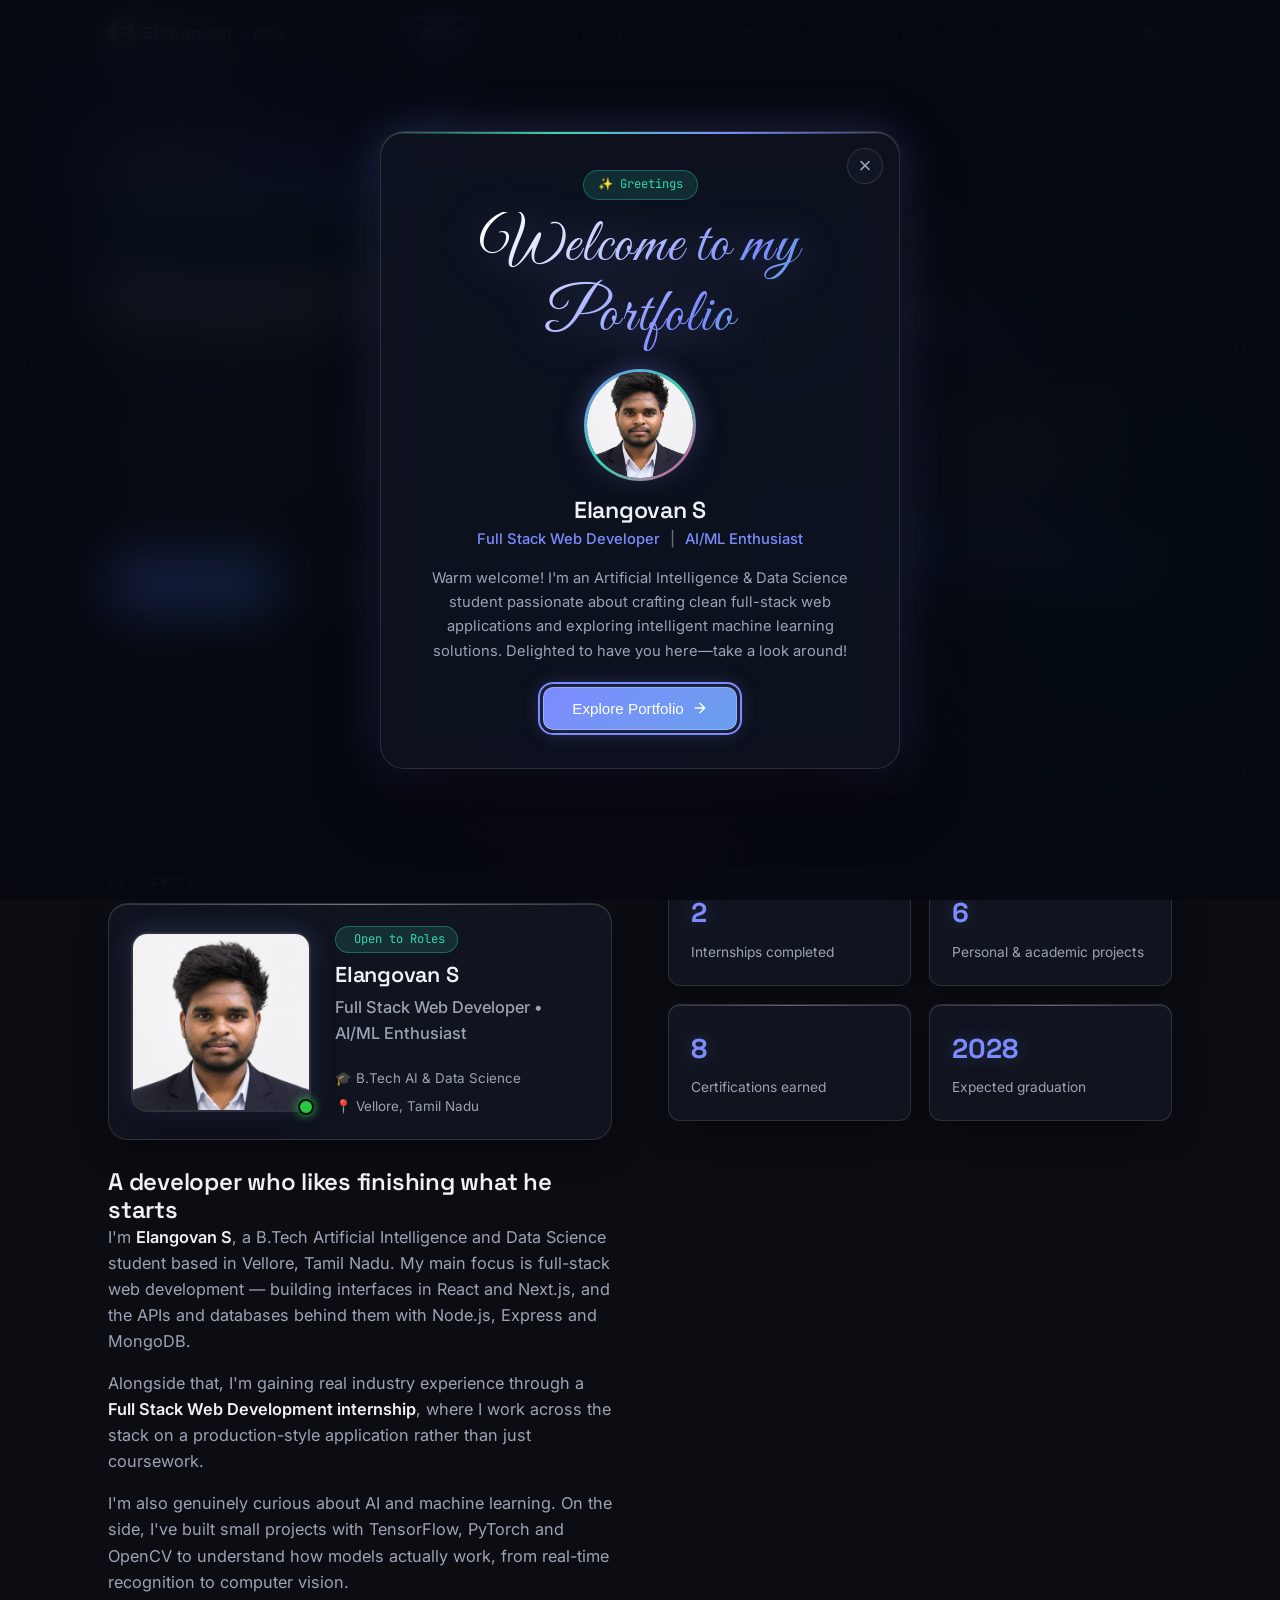
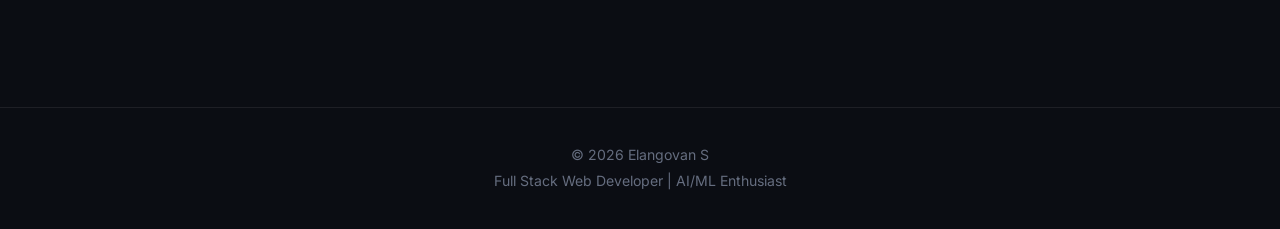
<file: index.html>
<!DOCTYPE html>
<html lang="en" data-theme="dark">

<head>
  <meta charset="UTF-8">
  <meta name="viewport" content="width=device-width, initial-scale=1.0">
  <title>Elangovan S — Full Stack Web Developer &amp; AI/ML Enthusiast</title>
  <meta name="description"
    content="Portfolio of Elangovan S, a Full Stack Web Developer and AI/ML Enthusiast from Vellore, Tamil Nadu. B.Tech AI &amp; Data Science student building web apps and exploring machine learning.">
  <meta name="keywords"
    content="Elangovan S, Full Stack Developer, React Developer, AI ML Enthusiast, Web Developer Vellore, MERN Stack">
  <meta name="author" content="Elangovan S">
  <meta property="og:title" content="Elangovan S — Full Stack Web Developer & AI/ML Enthusiast">
  <meta property="og:description"
    content="B.Tech AI & Data Science student building full-stack web apps and exploring machine learning.">
  <meta property="og:type" content="website">
  <link rel="preconnect" href="https://fonts.googleapis.com">
  <link rel="preconnect" href="https://fonts.gstatic.com" crossorigin>
  <link
    href="https://fonts.googleapis.com/css2?family=Great+Vibes&family=Space+Grotesk:wght@500;600;700&family=Inter:wght@400;500;600;700&family=JetBrains+Mono:wght@400;500;600&display=swap"
    rel="stylesheet">
  <link rel="stylesheet" href="style.css">
</head>

<body>

  <!-- Ambient Mesh Light for Glassmorphism Refraction -->
  <div class="ambient-mesh" aria-hidden="true">
    <div class="ambient-orb orb-1"></div>
    <div class="ambient-orb orb-2"></div>
    <div class="ambient-orb orb-3"></div>
  </div>

  <!-- Glassmorphic Page Transition Curtain -->
  <div class="glass-transition-curtain" id="pageTransitionCurtain" aria-hidden="true">
    <div class="transition-spinner"></div>
  </div>

  <!-- Welcome Calligraphy Intro Screen -->
  <div class="welcome-overlay" id="welcomeModal" role="dialog" aria-modal="true" aria-label="Welcome greeting">
    <div class="welcome-card">
      <button class="welcome-close" id="welcomeClose" aria-label="Close welcome message">&times;</button>
      <div class="welcome-sparkle-pill">✨ Greetings</div>
      <h2 class="welcome-calligraphy">Welcome to my Portfolio</h2>
      <div class="welcome-avatar-wrap">
        <img src="profile.jpg" alt="Elangovan S" class="welcome-avatar">
        <div class="welcome-avatar-glow"></div>
      </div>
      <h3 class="welcome-name">Elangovan S</h3>
      <p class="welcome-role">Full Stack Web Developer <span class="sep">|</span> AI/ML Enthusiast</p>
      <p class="welcome-intro">
        Warm welcome! I'm an Artificial Intelligence &amp; Data Science student passionate about crafting clean full-stack web applications and exploring intelligent machine learning solutions. Delighted to have you here—take a look around!
      </p>
      <div class="welcome-actions">
        <button class="btn btn-primary welcome-enter-btn" id="welcomeEnterBtn">
          Explore Portfolio
          <svg viewBox="0 0 24 24" width="16" height="16" fill="none" stroke="currentColor" stroke-width="2" stroke-linecap="round"><path d="M5 12h14M12 5l7 7-7 7"></path></svg>
        </button>
      </div>
    </div>
  </div>

  <header class="nav">
    <div class="nav-inner">
      <a href="#top" class="brand"><img src="profile.jpg" alt="Elangovan S" class="brand-avatar"> Elangovan<span class="dot">.</span>dev</a>
      <nav id="nav-links-mobile-wrap">
        <ul class="nav-links" id="navLinks">
          <li><a href="index.html#about" class="active" aria-current="page">About</a></li>
          <li><a href="skills.html">Skills</a></li>
          <li><a href="experience.html">Experience</a></li>
          <li><a href="projects.html">Projects</a></li>
          <li><a href="certifications.html">Certifications</a></li>
          <li><a href="contact.html">Contact</a></li>
        </ul>
      </nav>
      <div class="nav-cta-group">
        <button class="theme-toggle" id="themeToggle" aria-label="Toggle dark and light theme">
          <svg class="icon-sun" viewBox="0 0 24 24" fill="none" stroke="currentColor" stroke-width="2"
            stroke-linecap="round">
            <circle cx="12" cy="12" r="4"></circle>
            <path
              d="M12 2v2M12 20v2M4.9 4.9l1.4 1.4M17.7 17.7l1.4 1.4M2 12h2M20 12h2M4.9 19.1l1.4-1.4M17.7 6.3l1.4-1.4">
            </path>
          </svg>
          <svg class="icon-moon" viewBox="0 0 24 24" fill="none" stroke="currentColor" stroke-width="2"
            stroke-linecap="round" stroke-linejoin="round">
            <path d="M21 12.8A9 9 0 1 1 11.2 3a7 7 0 0 0 9.8 9.8z"></path>
          </svg>
        </button>
        <button class="menu-btn" id="menuBtn" aria-label="Toggle navigation menu">
          <svg viewBox="0 0 24 24" width="18" height="18" fill="none" stroke="currentColor" stroke-width="2"
            stroke-linecap="round">
            <path d="M3 6h18M3 12h18M3 18h18"></path>
          </svg>
        </button>
      </div>
    </div>
  </header>

  <main id="top">
    <!-- HERO -->
    <section class="hero">
      <div class="wrap hero-grid">
        <div>
          <div class="hero-calligraphy-wrap">
            <span class="calligraphy-script">Welcome to my portfolio</span>
            <span class="calligraphy-sparkle">✦</span>
          </div>
          <div class="eyebrow"><span class="pulse"></span> open to internship &amp; entry-level roles</div>
          <h1>Elangovan S</h1>
          <p class="role">Full Stack Web Developer <span class="sep">|</span> AI/ML Enthusiast</p>
          <p class="desc">I build full-stack web applications with React, Next.js and Node.js, and I'm exploring how
            machine learning can make software more useful. Currently a B.Tech AI &amp; Data Science student, gaining
            hands-on experience through full-stack development and cloud infrastructure internships.</p>
          <div class="hero-actions">
            <a href="projects.html" class="btn btn-primary">View My Projects</a>
            <a href="contact.html" class="btn btn-outline">Contact Me</a>
            <!-- TODO: Drop your actual resume.pdf in the root directory --><a href="resume.pdf" class="btn btn-ghost"
              download>Download Resume ↓</a>
          </div>
          <div class="hero-socials">
            <a href="https://github.com/sivanandini29-create" target="_blank" rel="noopener">
              <svg viewBox="0 0 24 24" fill="currentColor">
                <path
                  d="M12 .5C5.65.5.5 5.65.5 12a11.5 11.5 0 0 0 7.86 10.93c.57.1.78-.25.78-.55v-1.94c-3.2.7-3.87-1.54-3.87-1.54-.53-1.34-1.29-1.7-1.29-1.7-1.05-.72.08-.7.08-.7 1.17.08 1.78 1.2 1.78 1.2 1.03 1.77 2.7 1.26 3.36.96.1-.75.4-1.26.73-1.55-2.55-.29-5.24-1.28-5.24-5.7 0-1.26.45-2.29 1.19-3.09-.12-.29-.52-1.46.11-3.05 0 0 .97-.31 3.18 1.18a11.1 11.1 0 0 1 5.79 0c2.2-1.49 3.17-1.18 3.17-1.18.64 1.59.24 2.76.12 3.05.74.8 1.18 1.83 1.18 3.09 0 4.43-2.7 5.4-5.27 5.68.42.36.78 1.08.78 2.18v3.23c0 .3.21.66.79.55A11.5 11.5 0 0 0 23.5 12C23.5 5.65 18.35.5 12 .5z" />
              </svg>
              GitHub
            </a>
            <a href="https://www.linkedin.com/in/elangovan-s-0874b534a/" target="_blank" rel="noopener">
              <svg viewBox="0 0 24 24" fill="currentColor">
                <path
                  d="M20.45 20.45h-3.56v-5.57c0-1.33-.02-3.04-1.85-3.04-1.85 0-2.14 1.45-2.14 2.94v5.67H9.34V9h3.42v1.56h.05c.48-.9 1.64-1.85 3.37-1.85 3.6 0 4.27 2.37 4.27 5.45v6.29zM5.34 7.43a2.07 2.07 0 1 1 0-4.13 2.07 2.07 0 0 1 0 4.13zM7.12 20.45H3.56V9h3.56v11.45z" />
              </svg>
              LinkedIn
            </a>
          </div>
        </div>

        <div class="hero-showcase">
          <div class="showcase-tabs" role="tablist">
            <button class="showcase-tab active" data-tab="profile" id="tabProfile" role="tab" aria-selected="true" aria-controls="panelProfile">
              <svg viewBox="0 0 24 24" width="15" height="15" fill="none" stroke="currentColor" stroke-width="2" stroke-linecap="round"><path d="M20 21v-2a4 4 0 0 0-4-4H8a4 4 0 0 0-4 4v2"></path><circle cx="12" cy="7" r="4"></circle></svg>
              Introduction
            </button>
            <button class="showcase-tab" data-tab="code" id="tabCode" role="tab" aria-selected="false" aria-controls="panelCode">
              <svg viewBox="0 0 24 24" width="15" height="15" fill="none" stroke="currentColor" stroke-width="2" stroke-linecap="round"><polyline points="16 18 22 12 16 6"></polyline><polyline points="8 6 2 12 8 18"></polyline></svg>
              profile.js
            </button>
          </div>

          <!-- Profile & Intro Card Panel -->
          <div class="showcase-panel active" id="panelProfile" role="tabpanel" aria-labelledby="tabProfile">
            <div class="profile-card">
              <div class="profile-card-header">
                <div class="profile-photo-container">
                  <img src="profile.jpg" alt="Elangovan S" class="profile-photo">
                  <span class="profile-live-status" title="Active &amp; Ready for opportunities"></span>
                </div>
                <div class="profile-header-meta">
                  <h3>Elangovan S</h3>
                  <p class="profile-tagline">Full Stack Developer &amp; AI/ML</p>
                  <span class="profile-location-text">
                    <svg viewBox="0 0 24 24" width="13" height="13" fill="none" stroke="currentColor" stroke-width="2"><path d="M21 10c0 7-9 13-9 13s-9-6-9-13a9 9 0 0 1 18 0z"></path><circle cx="12" cy="10" r="3"></circle></svg>
                    Vellore, Tamil Nadu
                  </span>
                </div>
              </div>
              <p class="profile-summary-text">
                B.Tech AI &amp; Data Science student dedicated to building robust, high-performance web applications with modern stacks (React, Next.js, Node.js) and exploring machine learning &amp; computer vision models.
              </p>
              <div class="profile-skills-chips">
                <span class="profile-chip">⚛️ React &amp; Next.js</span>
                <span class="profile-chip">🟢 Node.js &amp; Express</span>
                <span class="profile-chip">🍃 MongoDB</span>
                <span class="profile-chip">🤖 PyTorch &amp; OpenCV</span>
                <span class="profile-chip">☁️ AWS &amp; Cloud</span>
              </div>
            </div>
          </div>

          <!-- Code Window Panel -->
          <div class="showcase-panel" id="panelCode" role="tabpanel" aria-labelledby="tabCode">
            <div class="code-window">
              <div class="code-window-bar">
                <span class="dot2 red"></span><span class="dot2 yellow"></span><span class="dot2 green"></span>
                <span class="filename">profile.js</span>
              </div>
              <pre><span class="c-key">const</span> developer = {
  name: <span class="c-str">'Elangovan S'</span>,
  based: <span class="c-str">'Vellore, Tamil Nadu'</span>,
  studying: <span class="c-str">'B.Tech AI &amp; Data Science'</span>,
  stack: [<span class="c-str">'React'</span>, <span class="c-str">'Next.js'</span>, <span class="c-str">'Node.js'</span>, <span class="c-str">'MongoDB'</span>],
  exploring: [<span class="c-str">'TensorFlow'</span>, <span class="c-str">'PyTorch'</span>, <span class="c-str">'OpenCV'</span>],
  currentRole: <span class="c-str">'Full Stack Intern'</span>,

  <span class="c-fn">buildSomething</span>() {
    <span class="c-key">return</span> <span class="c-str">'let\'s talk 👋'</span>;
  }
};</pre>
            </div>
          </div>
        </div>
      </div>
    </section>
    <!-- ABOUT -->
    <section id="about">
      <div class="wrap about-grid">
        <div>
          <div class="section-label">01 · about</div>
          <div class="about-showcase">
            <div class="about-photo-wrap">
              <img src="profile.jpg" alt="Elangovan S" class="about-medium-photo">
              <span class="about-photo-status" title="Active &amp; Open to opportunities"></span>
            </div>
            <div class="about-showcase-info">
              <div class="about-status-pill">
                <span class="pulse"></span> Open to Roles
              </div>
              <h3 class="about-name">Elangovan S</h3>
              <p class="about-role">Full Stack Web Developer &bull; AI/ML Enthusiast</p>
              <div class="about-meta-tags">
                <span class="about-tag">🎓 B.Tech AI &amp; Data Science</span>
                <span class="about-tag">📍 Vellore, Tamil Nadu</span>
              </div>
            </div>
          </div>
          <h2>A developer who likes finishing what he starts</h2>
          <p>I'm <strong>Elangovan S</strong>, a B.Tech Artificial Intelligence and Data Science student based in
            Vellore, Tamil Nadu. My main focus is full-stack web development — building interfaces in React and Next.js,
            and the APIs and databases behind them with Node.js, Express and MongoDB.</p>
          <p>Alongside that, I'm gaining real industry experience through a <strong>Full Stack Web Development
              internship</strong>, where I work across the stack on a production-style application rather than just
            coursework.</p>
          <p>I'm also genuinely curious about AI and machine learning. On the side, I've built small projects with
            TensorFlow, PyTorch and OpenCV to understand how models actually work, from real-time recognition to
            computer vision.</p>
        </div>
        <div class="facts">
          <div class="fact-card">
            <div class="num">2</div>
            <div class="lbl">Internships completed</div>
          </div>
          <div class="fact-card">
            <div class="num">6</div>
            <div class="lbl">Personal &amp; academic projects</div>
          </div>
          <div class="fact-card">
            <div class="num">8</div>
            <div class="lbl">Certifications earned</div>
          </div>
          <div class="fact-card">
            <div class="num">2028</div>
            <div class="lbl">Expected graduation</div>
          </div>
        </div>
      </div>
    </section>
  </main>

  <footer>
    <div class="wrap">
      <p>© 2026 Elangovan S</p>
      <p class="role-line">Full Stack Web Developer | AI/ML Enthusiast</p>
    </div>
  </footer>

  <script src="script.js"></script>
</body>

</html>
</file>
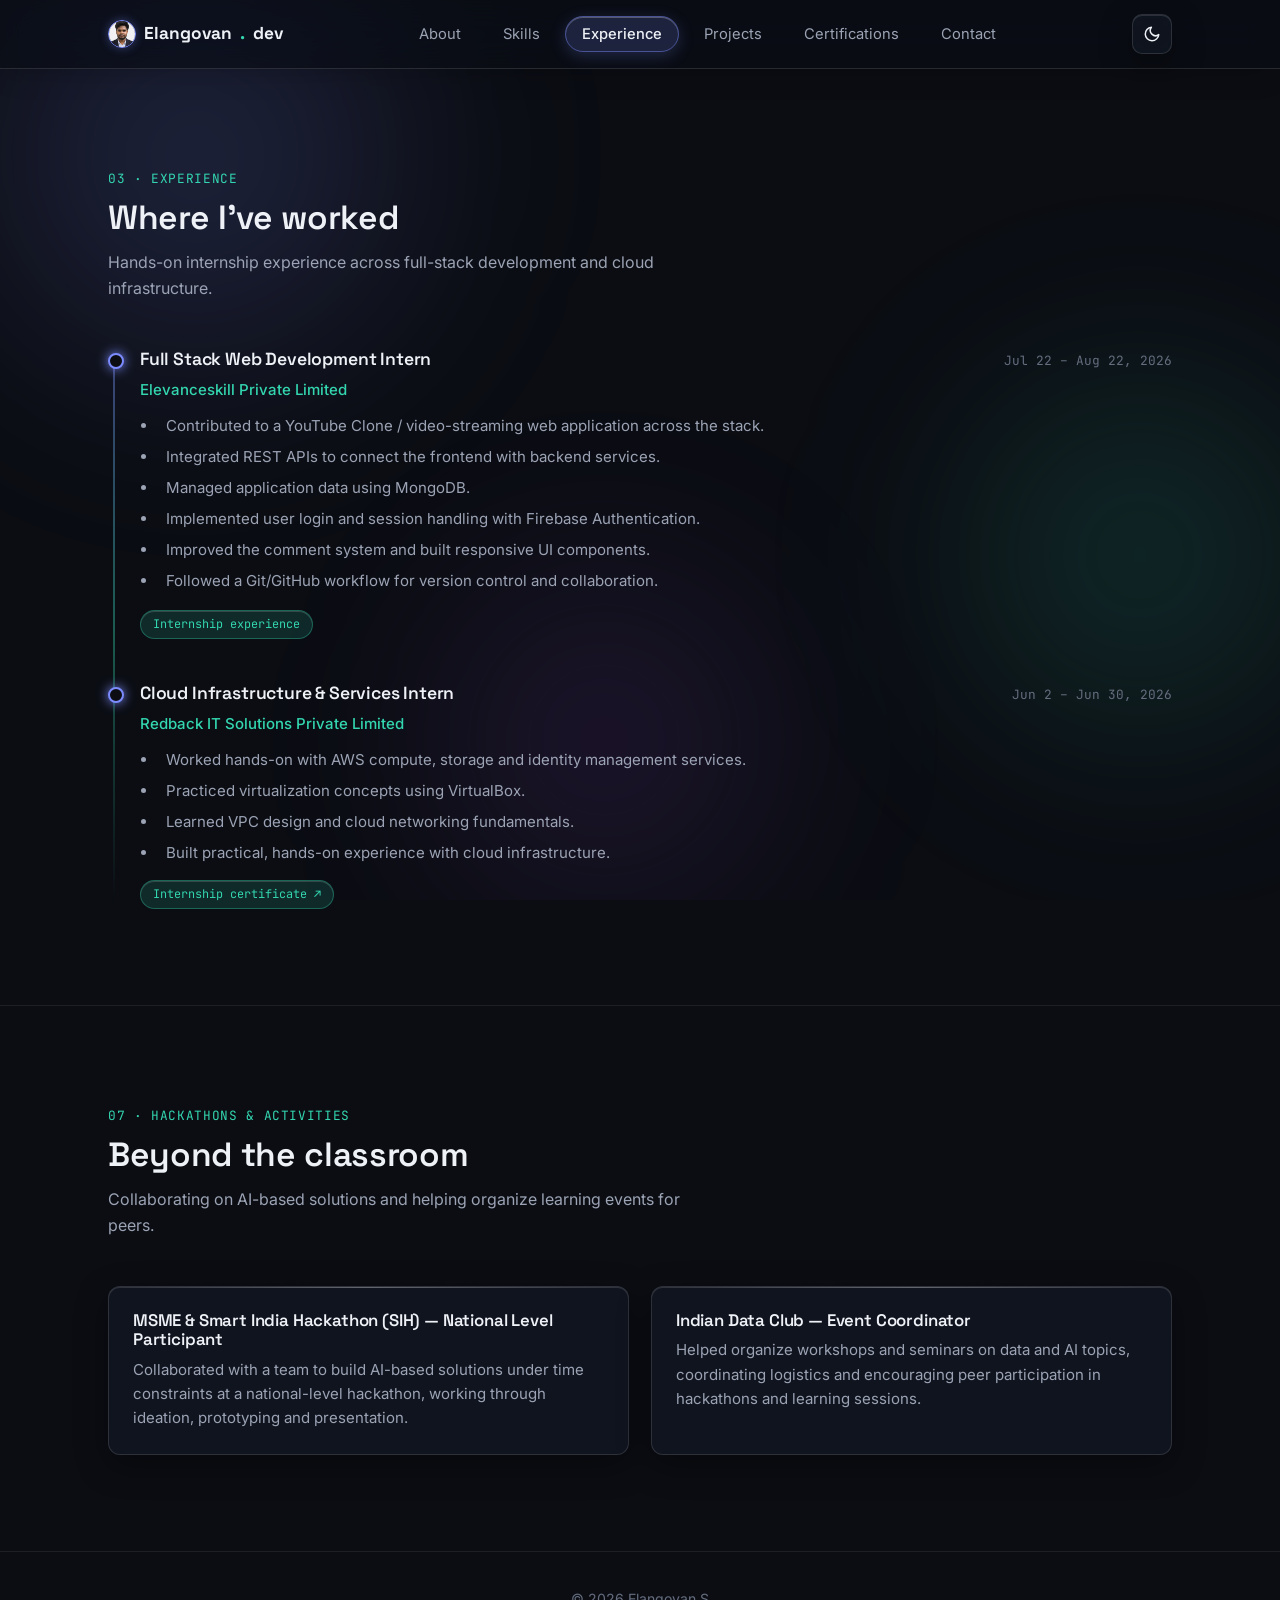
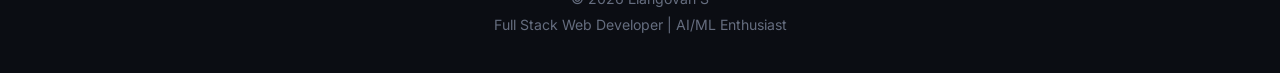
<file: experience.html>
<!DOCTYPE html>
<html lang="en" data-theme="dark">
<head>
<meta charset="UTF-8">
<meta name="viewport" content="width=device-width, initial-scale=1.0">
<title>Elangovan S — Full Stack Web Developer &amp; AI/ML Enthusiast</title>
<meta name="description" content="Portfolio of Elangovan S, a Full Stack Web Developer and AI/ML Enthusiast from Vellore, Tamil Nadu. B.Tech AI &amp; Data Science student building web apps and exploring machine learning.">
<meta name="keywords" content="Elangovan S, Full Stack Developer, React Developer, AI ML Enthusiast, Web Developer Vellore, MERN Stack">
<meta name="author" content="Elangovan S">
<meta property="og:title" content="Elangovan S — Full Stack Web Developer & AI/ML Enthusiast">
<meta property="og:description" content="B.Tech AI & Data Science student building full-stack web apps and exploring machine learning.">
<meta property="og:type" content="website">
<link rel="preconnect" href="https://fonts.googleapis.com">
<link rel="preconnect" href="https://fonts.gstatic.com" crossorigin>
<link href="https://fonts.googleapis.com/css2?family=Great+Vibes&family=Space+Grotesk:wght@500;600;700&family=Inter:wght@400;500;600;700&family=JetBrains+Mono:wght@400;500;600&display=swap" rel="stylesheet">
<link rel="stylesheet" href="style.css">
</head>
<body>

  <!-- Ambient Mesh Light for Glassmorphism Refraction -->
  <div class="ambient-mesh" aria-hidden="true">
    <div class="ambient-orb orb-1"></div>
    <div class="ambient-orb orb-2"></div>
    <div class="ambient-orb orb-3"></div>
  </div>

  <!-- Glassmorphic Page Transition Curtain -->
  <div class="glass-transition-curtain" id="pageTransitionCurtain" aria-hidden="true">
    <div class="transition-spinner"></div>
  </div>

  <header class="nav">
    <div class="nav-inner">
      <a href="index.html#top" class="brand"><img src="profile.jpg" alt="Elangovan S" class="brand-avatar"> Elangovan<span class="dot">.</span>dev</a>
      <nav id="nav-links-mobile-wrap">
        <ul class="nav-links" id="navLinks">
          <li><a href="index.html#about">About</a></li>
          <li><a href="skills.html">Skills</a></li>
          <li><a href="experience.html" class="active" aria-current="page">Experience</a></li>
          <li><a href="projects.html">Projects</a></li>
          <li><a href="certifications.html">Certifications</a></li>
          <li><a href="contact.html">Contact</a></li>
        </ul>
      </nav>
    <div class="nav-cta-group">
      <button class="theme-toggle" id="themeToggle" aria-label="Toggle dark and light theme">
        <svg class="icon-sun" viewBox="0 0 24 24" fill="none" stroke="currentColor" stroke-width="2" stroke-linecap="round"><circle cx="12" cy="12" r="4"></circle><path d="M12 2v2M12 20v2M4.9 4.9l1.4 1.4M17.7 17.7l1.4 1.4M2 12h2M20 12h2M4.9 19.1l1.4-1.4M17.7 6.3l1.4-1.4"></path></svg>
        <svg class="icon-moon" viewBox="0 0 24 24" fill="none" stroke="currentColor" stroke-width="2" stroke-linecap="round" stroke-linejoin="round"><path d="M21 12.8A9 9 0 1 1 11.2 3a7 7 0 0 0 9.8 9.8z"></path></svg>
      </button>
      <button class="menu-btn" id="menuBtn" aria-label="Toggle navigation menu">
        <svg viewBox="0 0 24 24" width="18" height="18" fill="none" stroke="currentColor" stroke-width="2" stroke-linecap="round"><path d="M3 6h18M3 12h18M3 18h18"></path></svg>
      </button>
    </div>
  </div>
</header>

<main id="top">
<!-- EXPERIENCE -->
  <section id="experience">
    <div class="wrap">
      <div class="section-head">
        <div class="section-label">03 · experience</div>
        <h2>Where I've worked</h2>
        <p>Hands-on internship experience across full-stack development and cloud infrastructure.</p>
      </div>
      <div class="timeline">
        <div class="tl-item">
          <div class="tl-head">
            <h3>Full Stack Web Development Intern</h3>
            <span class="tl-date">Jul 22 – Aug 22, 2026</span>
          </div>
          <div class="tl-org">Elevanceskill Private Limited</div>
          <ul>
            <li>Contributed to a YouTube Clone / video-streaming web application across the stack.</li>
            <li>Integrated REST APIs to connect the frontend with backend services.</li>
            <li>Managed application data using MongoDB.</li>
            <li>Implemented user login and session handling with Firebase Authentication.</li>
            <li>Improved the comment system and built responsive UI components.</li>
            <li>Followed a Git/GitHub workflow for version control and collaboration.</li>
          </ul>
          <span class="status-pill">Internship experience</span>
        </div>
        <div class="tl-item">
          <div class="tl-head">
            <h3>Cloud Infrastructure &amp; Services Intern</h3>
            <span class="tl-date">Jun 2 – Jun 30, 2026</span>
          </div>
          <div class="tl-org">Redback IT Solutions Private Limited</div>
          <ul>
            <li>Worked hands-on with AWS compute, storage and identity management services.</li>
            <li>Practiced virtualization concepts using VirtualBox.</li>
            <li>Learned VPC design and cloud networking fundamentals.</li>
            <li>Built practical, hands-on experience with cloud infrastructure.</li>
          </ul>
          <a href="certifications.html" class="status-pill" style="display:inline-block; margin-top: 8px;">Internship certificate ↗</a>
        </div>
      </div>
    </div>
  </section>
<!-- HACKATHONS -->
  <section id="activities">
    <div class="wrap">
      <div class="section-head">
        <div class="section-label">07 · hackathons &amp; activities</div>
        <h2>Beyond the classroom</h2>
        <p>Collaborating on AI-based solutions and helping organize learning events for peers.</p>
      </div>
      <div class="activity-grid">
        <div class="activity-card">
          <h3>MSME &amp; Smart India Hackathon (SIH) — National Level Participant</h3>
          <p>Collaborated with a team to build AI-based solutions under time constraints at a national-level hackathon, working through ideation, prototyping and presentation.</p>
        </div>
        <div class="activity-card">
          <h3>Indian Data Club — Event Coordinator</h3>
          <p>Helped organize workshops and seminars on data and AI topics, coordinating logistics and encouraging peer participation in hackathons and learning sessions.</p>
        </div>
      </div>
    </div>
  </section>
</main>

<footer>
  <div class="wrap">
    <p>© 2026 Elangovan S</p>
    <p class="role-line">Full Stack Web Developer | AI/ML Enthusiast</p>
  </div>
</footer>

<script src="script.js"></script></body>
</html>
</file>
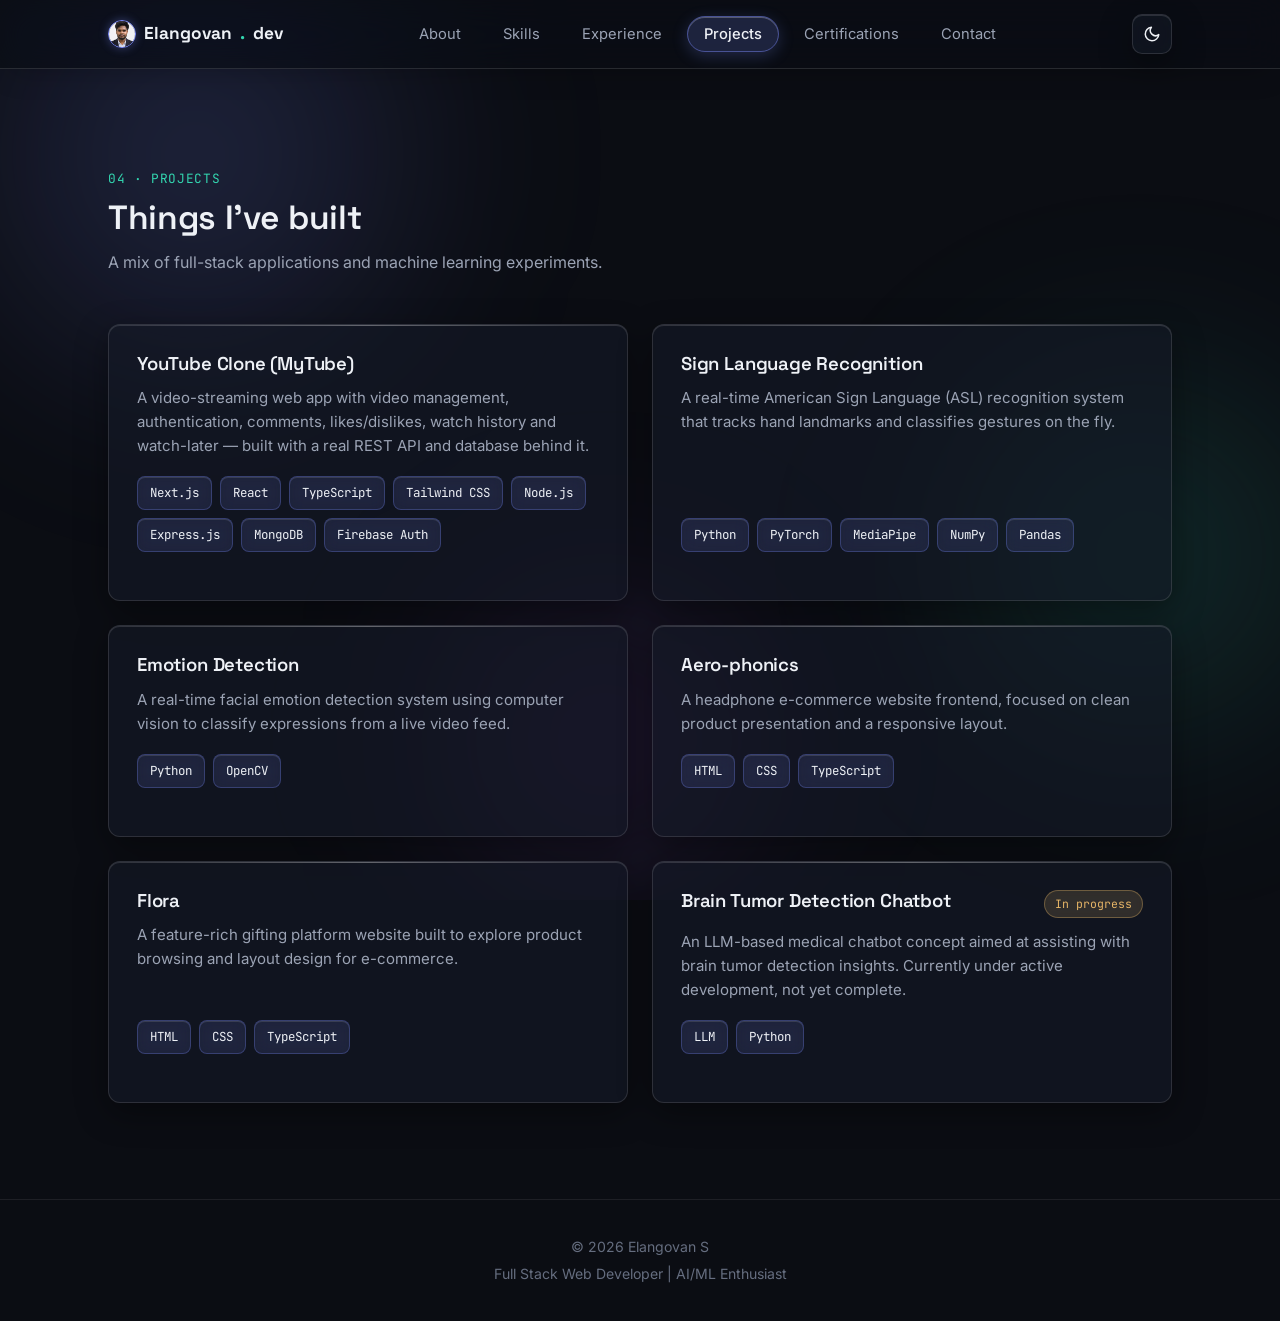
<file: projects.html>
<!DOCTYPE html>
<html lang="en" data-theme="dark">
<head>
<meta charset="UTF-8">
<meta name="viewport" content="width=device-width, initial-scale=1.0">
<title>Elangovan S — Full Stack Web Developer &amp; AI/ML Enthusiast</title>
<meta name="description" content="Portfolio of Elangovan S, a Full Stack Web Developer and AI/ML Enthusiast from Vellore, Tamil Nadu. B.Tech AI &amp; Data Science student building web apps and exploring machine learning.">
<meta name="keywords" content="Elangovan S, Full Stack Developer, React Developer, AI ML Enthusiast, Web Developer Vellore, MERN Stack">
<meta name="author" content="Elangovan S">
<meta property="og:title" content="Elangovan S — Full Stack Web Developer & AI/ML Enthusiast">
<meta property="og:description" content="B.Tech AI & Data Science student building full-stack web apps and exploring machine learning.">
<meta property="og:type" content="website">
<link rel="preconnect" href="https://fonts.googleapis.com">
<link rel="preconnect" href="https://fonts.gstatic.com" crossorigin>
<link href="https://fonts.googleapis.com/css2?family=Great+Vibes&family=Space+Grotesk:wght@500;600;700&family=Inter:wght@400;500;600;700&family=JetBrains+Mono:wght@400;500;600&display=swap" rel="stylesheet">
<link rel="stylesheet" href="style.css">
</head>
<body>

  <!-- Ambient Mesh Light for Glassmorphism Refraction -->
  <div class="ambient-mesh" aria-hidden="true">
    <div class="ambient-orb orb-1"></div>
    <div class="ambient-orb orb-2"></div>
    <div class="ambient-orb orb-3"></div>
  </div>

  <!-- Glassmorphic Page Transition Curtain -->
  <div class="glass-transition-curtain" id="pageTransitionCurtain" aria-hidden="true">
    <div class="transition-spinner"></div>
  </div>

  <header class="nav">
    <div class="nav-inner">
      <a href="index.html#top" class="brand"><img src="profile.jpg" alt="Elangovan S" class="brand-avatar"> Elangovan<span class="dot">.</span>dev</a>
      <nav id="nav-links-mobile-wrap">
        <ul class="nav-links" id="navLinks">
          <li><a href="index.html#about">About</a></li>
          <li><a href="skills.html">Skills</a></li>
          <li><a href="experience.html">Experience</a></li>
          <li><a href="projects.html" class="active" aria-current="page">Projects</a></li>
          <li><a href="certifications.html">Certifications</a></li>
          <li><a href="contact.html">Contact</a></li>
        </ul>
      </nav>
    <div class="nav-cta-group">
      <button class="theme-toggle" id="themeToggle" aria-label="Toggle dark and light theme">
        <svg class="icon-sun" viewBox="0 0 24 24" fill="none" stroke="currentColor" stroke-width="2" stroke-linecap="round"><circle cx="12" cy="12" r="4"></circle><path d="M12 2v2M12 20v2M4.9 4.9l1.4 1.4M17.7 17.7l1.4 1.4M2 12h2M20 12h2M4.9 19.1l1.4-1.4M17.7 6.3l1.4-1.4"></path></svg>
        <svg class="icon-moon" viewBox="0 0 24 24" fill="none" stroke="currentColor" stroke-width="2" stroke-linecap="round" stroke-linejoin="round"><path d="M21 12.8A9 9 0 1 1 11.2 3a7 7 0 0 0 9.8 9.8z"></path></svg>
      </button>
      <button class="menu-btn" id="menuBtn" aria-label="Toggle navigation menu">
        <svg viewBox="0 0 24 24" width="18" height="18" fill="none" stroke="currentColor" stroke-width="2" stroke-linecap="round"><path d="M3 6h18M3 12h18M3 18h18"></path></svg>
      </button>
    </div>
  </div>
</header>

<main id="top">
<!-- PROJECTS -->
  <section id="projects">
    <div class="wrap">
      <div class="section-head">
        <div class="section-label">04 · projects</div>
        <h2>Things I've built</h2>
        <p>A mix of full-stack applications and machine learning experiments.</p>
      </div>
      <div class="project-grid">

        <div class="project-card">
          <div class="project-top"><h3>YouTube Clone (MyTube)</h3></div>
          <p class="desc">A video-streaming web app with video management, authentication, comments, likes/dislikes, watch history and watch-later — built with a real REST API and database behind it.</p>
          <div class="badge-row">
            <span class="badge">Next.js</span><span class="badge">React</span><span class="badge">TypeScript</span>
            <span class="badge">Tailwind CSS</span><span class="badge">Node.js</span><span class="badge">Express.js</span>
            <span class="badge">MongoDB</span><span class="badge">Firebase Auth</span>
          </div>
        </div>

        <div class="project-card">
          <div class="project-top"><h3>Sign Language Recognition</h3></div>
          <p class="desc">A real-time American Sign Language (ASL) recognition system that tracks hand landmarks and classifies gestures on the fly.</p>
          <div class="badge-row">
            <span class="badge">Python</span><span class="badge">PyTorch</span><span class="badge">MediaPipe</span>
            <span class="badge">NumPy</span><span class="badge">Pandas</span>
          </div>
        </div>

        <div class="project-card">
          <div class="project-top"><h3>Emotion Detection</h3></div>
          <p class="desc">A real-time facial emotion detection system using computer vision to classify expressions from a live video feed.</p>
          <div class="badge-row">
            <span class="badge">Python</span><span class="badge">OpenCV</span>
          </div>
        </div>

        <div class="project-card">
          <div class="project-top"><h3>Aero-phonics</h3></div>
          <p class="desc">A headphone e-commerce website frontend, focused on clean product presentation and a responsive layout.</p>
          <div class="badge-row">
            <span class="badge">HTML</span><span class="badge">CSS</span><span class="badge">TypeScript</span>
          </div>
        </div>

        <div class="project-card">
          <div class="project-top"><h3>Flora</h3></div>
          <p class="desc">A feature-rich gifting platform website built to explore product browsing and layout design for e-commerce.</p>
          <div class="badge-row">
            <span class="badge">HTML</span><span class="badge">CSS</span><span class="badge">TypeScript</span>
          </div>
        </div>

        <div class="project-card">
          <div class="project-top">
            <h3>Brain Tumor Detection Chatbot</h3>
            <span class="in-progress-tag">In progress</span>
          </div>
          <p class="desc">An LLM-based medical chatbot concept aimed at assisting with brain tumor detection insights. Currently under active development, not yet complete.</p>
          <div class="badge-row"><span class="badge">LLM</span><span class="badge">Python</span></div>
        </div>

      </div>
    </div>
  </section>
</main>

<footer>
  <div class="wrap">
    <p>© 2026 Elangovan S</p>
    <p class="role-line">Full Stack Web Developer | AI/ML Enthusiast</p>
  </div>
</footer>

<script src="script.js"></script></body>
</html>
</file>
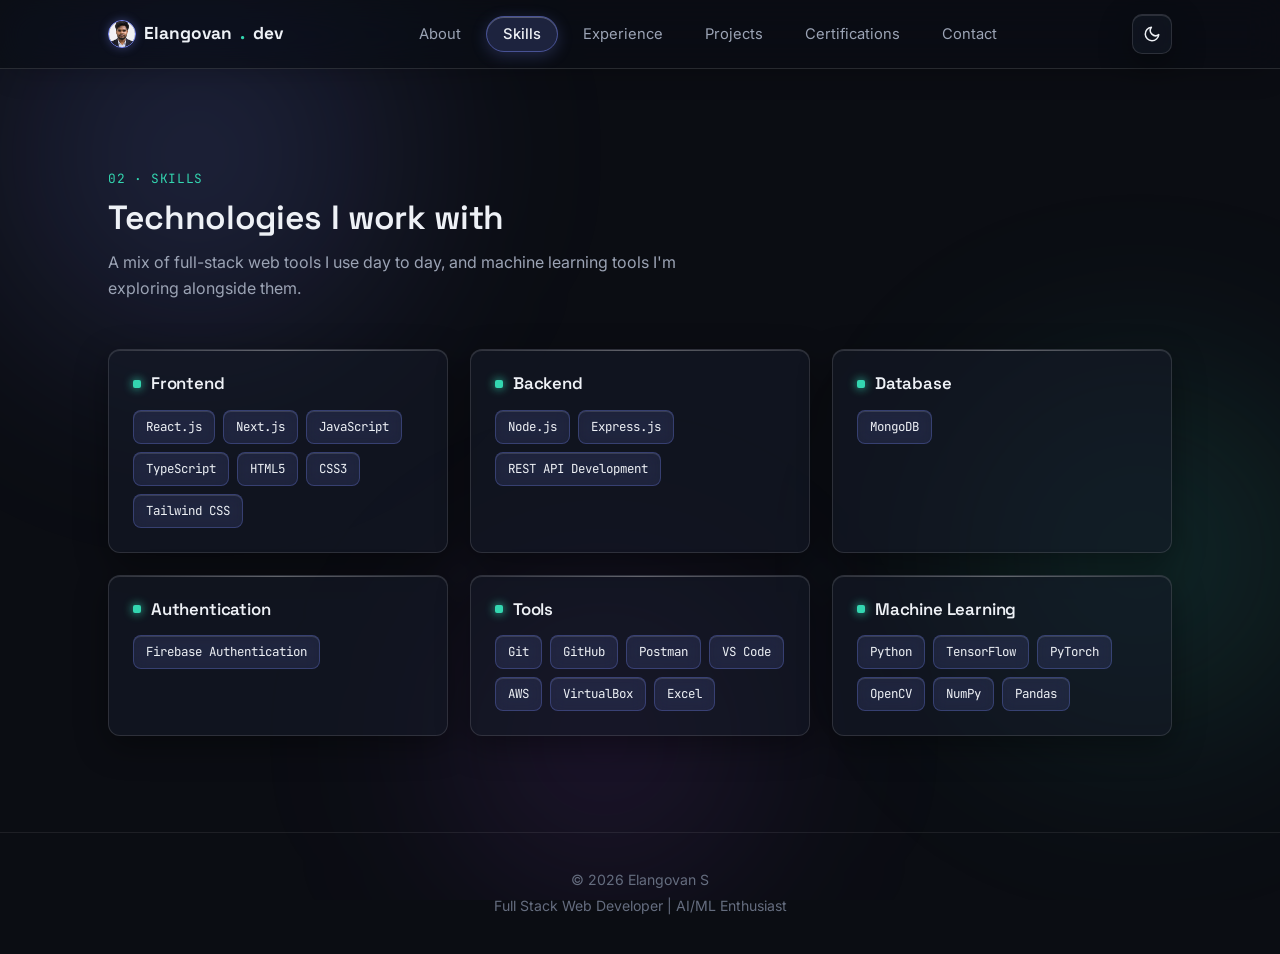
<file: skills.html>
<!DOCTYPE html>
<html lang="en" data-theme="dark">
<head>
<meta charset="UTF-8">
<meta name="viewport" content="width=device-width, initial-scale=1.0">
<title>Elangovan S — Full Stack Web Developer &amp; AI/ML Enthusiast</title>
<meta name="description" content="Portfolio of Elangovan S, a Full Stack Web Developer and AI/ML Enthusiast from Vellore, Tamil Nadu. B.Tech AI &amp; Data Science student building web apps and exploring machine learning.">
<meta name="keywords" content="Elangovan S, Full Stack Developer, React Developer, AI ML Enthusiast, Web Developer Vellore, MERN Stack">
<meta name="author" content="Elangovan S">
<meta property="og:title" content="Elangovan S — Full Stack Web Developer & AI/ML Enthusiast">
<meta property="og:description" content="B.Tech AI & Data Science student building full-stack web apps and exploring machine learning.">
<meta property="og:type" content="website">
<link rel="preconnect" href="https://fonts.googleapis.com">
<link rel="preconnect" href="https://fonts.gstatic.com" crossorigin>
<link href="https://fonts.googleapis.com/css2?family=Great+Vibes&family=Space+Grotesk:wght@500;600;700&family=Inter:wght@400;500;600;700&family=JetBrains+Mono:wght@400;500;600&display=swap" rel="stylesheet">
<link rel="stylesheet" href="style.css">
</head>
<body>

  <!-- Ambient Mesh Light for Glassmorphism Refraction -->
  <div class="ambient-mesh" aria-hidden="true">
    <div class="ambient-orb orb-1"></div>
    <div class="ambient-orb orb-2"></div>
    <div class="ambient-orb orb-3"></div>
  </div>

  <!-- Glassmorphic Page Transition Curtain -->
  <div class="glass-transition-curtain" id="pageTransitionCurtain" aria-hidden="true">
    <div class="transition-spinner"></div>
  </div>

  <header class="nav">
    <div class="nav-inner">
      <a href="index.html#top" class="brand"><img src="profile.jpg" alt="Elangovan S" class="brand-avatar"> Elangovan<span class="dot">.</span>dev</a>
      <nav id="nav-links-mobile-wrap">
        <ul class="nav-links" id="navLinks">
          <li><a href="index.html#about">About</a></li>
          <li><a href="skills.html" class="active" aria-current="page">Skills</a></li>
          <li><a href="experience.html">Experience</a></li>
          <li><a href="projects.html">Projects</a></li>
          <li><a href="certifications.html">Certifications</a></li>
          <li><a href="contact.html">Contact</a></li>
        </ul>
      </nav>
    <div class="nav-cta-group">
      <button class="theme-toggle" id="themeToggle" aria-label="Toggle dark and light theme">
        <svg class="icon-sun" viewBox="0 0 24 24" fill="none" stroke="currentColor" stroke-width="2" stroke-linecap="round"><circle cx="12" cy="12" r="4"></circle><path d="M12 2v2M12 20v2M4.9 4.9l1.4 1.4M17.7 17.7l1.4 1.4M2 12h2M20 12h2M4.9 19.1l1.4-1.4M17.7 6.3l1.4-1.4"></path></svg>
        <svg class="icon-moon" viewBox="0 0 24 24" fill="none" stroke="currentColor" stroke-width="2" stroke-linecap="round" stroke-linejoin="round"><path d="M21 12.8A9 9 0 1 1 11.2 3a7 7 0 0 0 9.8 9.8z"></path></svg>
      </button>
      <button class="menu-btn" id="menuBtn" aria-label="Toggle navigation menu">
        <svg viewBox="0 0 24 24" width="18" height="18" fill="none" stroke="currentColor" stroke-width="2" stroke-linecap="round"><path d="M3 6h18M3 12h18M3 18h18"></path></svg>
      </button>
    </div>
  </div>
</header>

<main id="top">
<!-- SKILLS -->
  <section id="skills">
    <div class="wrap">
      <div class="section-head">
        <div class="section-label">02 · skills</div>
        <h2>Technologies I work with</h2>
        <p>A mix of full-stack web tools I use day to day, and machine learning tools I'm exploring alongside them.</p>
      </div>
      <div class="skills-grid">
        <div class="skill-card">
          <h3><span class="sw"></span>Frontend</h3>
          <div class="badge-row">
            <span class="badge">React.js</span><span class="badge">Next.js</span><span class="badge">JavaScript</span>
            <span class="badge">TypeScript</span><span class="badge">HTML5</span><span class="badge">CSS3</span>
            <span class="badge">Tailwind CSS</span>
          </div>
        </div>
        <div class="skill-card">
          <h3><span class="sw"></span>Backend</h3>
          <div class="badge-row">
            <span class="badge">Node.js</span><span class="badge">Express.js</span><span class="badge">REST API Development</span>
          </div>
        </div>
        <div class="skill-card">
          <h3><span class="sw"></span>Database</h3>
          <div class="badge-row"><span class="badge">MongoDB</span></div>
        </div>
        <div class="skill-card">
          <h3><span class="sw"></span>Authentication</h3>
          <div class="badge-row"><span class="badge">Firebase Authentication</span></div>
        </div>
        <div class="skill-card">
          <h3><span class="sw"></span>Tools</h3>
          <div class="badge-row">
            <span class="badge">Git</span><span class="badge">GitHub</span><span class="badge">Postman</span>
            <span class="badge">VS Code</span><span class="badge">AWS</span><span class="badge">VirtualBox</span><span class="badge">Excel</span>
          </div>
        </div>
        <div class="skill-card">
          <h3><span class="sw"></span>Machine Learning</h3>
          <div class="badge-row">
            <span class="badge">Python</span><span class="badge">TensorFlow</span><span class="badge">PyTorch</span>
            <span class="badge">OpenCV</span><span class="badge">NumPy</span><span class="badge">Pandas</span>
          </div>
        </div>
      </div>
    </div>
  </section>
</main>

<footer>
  <div class="wrap">
    <p>© 2026 Elangovan S</p>
    <p class="role-line">Full Stack Web Developer | AI/ML Enthusiast</p>
  </div>
</footer>

<script src="script.js"></script></body>
</html>
</file>
<file: style.css>
:root {
  --bg: #0b0d13;
  --bg-elevated: rgba(18, 22, 32, 0.72);
  --bg-card: rgba(22, 27, 40, 0.58);
  --bg-card-hover: rgba(30, 37, 54, 0.75);
  --border: rgba(255, 255, 255, 0.08);
  --border-glass: rgba(255, 255, 255, 0.12);
  --border-glass-hover: rgba(124, 140, 255, 0.45);
  --text: #eef1f6;
  --text-muted: #9ba3b4;
  --text-faint: #656d7f;
  --accent: #7c8cff;
  --accent-soft: rgba(124, 140, 255, 0.14);
  --accent-2: #33d6b0;
  --accent-2-soft: rgba(51, 214, 176, 0.14);
  --shadow: 0 20px 50px -20px rgba(0, 0, 0, 0.7);
  --glass-shadow: 0 10px 32px 0 rgba(0, 0, 0, 0.38), inset 0 1px 0 0 rgba(255, 255, 255, 0.12);
  --glass-shadow-hover: 0 20px 48px -6px rgba(0, 0, 0, 0.55), 0 0 24px rgba(124, 140, 255, 0.22), inset 0 1px 0 0 rgba(255, 255, 255, 0.25);
  --glass-blur: blur(16px);
  --radius: 12px;
  --maxw: 1120px;
}

html[data-theme="light"] {
  --bg: #f4f6fa;
  --bg-elevated: rgba(255, 255, 255, 0.82);
  --bg-card: rgba(255, 255, 255, 0.65);
  --bg-card-hover: rgba(255, 255, 255, 0.9);
  --border: rgba(0, 0, 0, 0.07);
  --border-glass: rgba(255, 255, 255, 0.85);
  --border-glass-hover: rgba(74, 83, 212, 0.35);
  --text: #16181d;
  --text-muted: #575c6a;
  --text-faint: #878c9a;
  --accent: #4a53d4;
  --accent-soft: rgba(74, 83, 212, 0.1);
  --accent-2: #0f8f72;
  --accent-2-soft: rgba(15, 143, 114, 0.1);
  --shadow: 0 20px 40px -24px rgba(20, 20, 30, 0.14);
  --glass-shadow: 0 10px 32px 0 rgba(31, 38, 135, 0.07), inset 0 1px 0 0 rgba(255, 255, 255, 0.95);
  --glass-shadow-hover: 0 18px 40px 0 rgba(31, 38, 135, 0.14), 0 0 20px rgba(74, 83, 212, 0.12), inset 0 1px 0 0 rgba(255, 255, 255, 1);
  --glass-blur: blur(16px);
}

* { box-sizing: border-box; margin: 0; padding: 0; }

html { scroll-behavior: smooth; }

@media (prefers-reduced-motion: reduce) {
  html { scroll-behavior: auto; }
  * { animation-duration: 0.01ms !important; transition-duration: 0.01ms !important; }
}

body {
  background: var(--bg);
  color: var(--text);
  font-family: 'Inter', -apple-system, BlinkMacSystemFont, 'Segoe UI', Roboto, sans-serif;
  line-height: 1.6;
  -webkit-font-smoothing: antialiased;
  min-height: 100vh;
  position: relative;
  overflow-x: hidden;
  transition: background 0.3s ease, color 0.3s ease;
}

::selection { background: var(--accent); color: #fff; }

a { color: inherit; text-decoration: none; }
ul { list-style: none; }
img { max-width: 100%; display: block; }

.wrap {
  max-width: var(--maxw);
  margin: 0 auto;
  padding: 0 28px;
}

h1, h2, h3, h4 {
  font-family: 'Space Grotesk', sans-serif;
  font-weight: 600;
  letter-spacing: -0.01em;
  line-height: 1.15;
}

.mono { font-family: 'JetBrains Mono', monospace; }

:focus-visible {
  outline: 2px solid var(--accent);
  outline-offset: 3px;
  border-radius: 6px;
}

/* ---------- Ambient Luminous Glow Mesh for Glassmorphism ---------- */
.ambient-mesh {
  position: fixed;
  top: 0;
  left: 0;
  width: 100vw;
  height: 100vh;
  overflow: hidden;
  pointer-events: none;
  z-index: -1;
}

.ambient-orb {
  position: absolute;
  border-radius: 50%;
  filter: blur(85px);
  will-change: transform;
  pointer-events: none;
}

.orb-1 {
  width: 550px;
  height: 550px;
  background: radial-gradient(circle, rgba(124, 140, 255, 0.22) 0%, rgba(124, 140, 255, 0.04) 65%, transparent 100%);
  top: -120px;
  left: -80px;
  animation: floatOrb1 20s ease-in-out infinite alternate;
}

.orb-2 {
  width: 480px;
  height: 480px;
  background: radial-gradient(circle, rgba(51, 214, 176, 0.18) 0%, rgba(51, 214, 176, 0.03) 65%, transparent 100%);
  top: 35%;
  right: -100px;
  animation: floatOrb2 24s ease-in-out infinite alternate;
}

.orb-3 {
  width: 440px;
  height: 440px;
  background: radial-gradient(circle, rgba(168, 85, 247, 0.16) 0%, rgba(168, 85, 247, 0.02) 65%, transparent 100%);
  bottom: -60px;
  left: 30%;
  animation: floatOrb3 22s ease-in-out infinite alternate;
}

html[data-theme="light"] .orb-1 {
  background: radial-gradient(circle, rgba(74, 83, 212, 0.15) 0%, transparent 70%);
}
html[data-theme="light"] .orb-2 {
  background: radial-gradient(circle, rgba(15, 143, 114, 0.13) 0%, transparent 70%);
}
html[data-theme="light"] .orb-3 {
  background: radial-gradient(circle, rgba(180, 100, 240, 0.12) 0%, transparent 70%);
}

@keyframes floatOrb1 {
  0% { transform: translate(0, 0) scale(1); }
  50% { transform: translate(60px, 80px) scale(1.08); }
  100% { transform: translate(-30px, 120px) scale(0.95); }
}

@keyframes floatOrb2 {
  0% { transform: translate(0, 0) scale(1); }
  50% { transform: translate(-80px, -60px) scale(1.12); }
  100% { transform: translate(-40px, 70px) scale(0.92); }
}

@keyframes floatOrb3 {
  0% { transform: translate(0, 0) scale(1); }
  50% { transform: translate(-50px, -70px) scale(1.06); }
  100% { transform: translate(70px, -40px) scale(0.96); }
}

@media (prefers-reduced-motion: reduce) {
  .ambient-orb {
    animation: none !important;
  }
}

/* ---------- Glassmorphic Navbar ---------- */
header.nav {
  position: sticky;
  top: 0;
  z-index: 100;
  background: color-mix(in srgb, var(--bg) 70%, transparent);
  backdrop-filter: blur(18px) saturate(180%);
  -webkit-backdrop-filter: blur(18px) saturate(180%);
  border-bottom: 1px solid var(--border-glass);
  box-shadow: 0 10px 30px -10px rgba(0, 0, 0, 0.25);
  transition: background 0.3s ease, border-color 0.3s ease, box-shadow 0.3s ease;
}

.nav-inner {
  display: flex;
  align-items: center;
  justify-content: space-between;
  padding: 14px 28px;
  max-width: var(--maxw);
  margin: 0 auto;
}

.brand {
  font-family: 'Space Grotesk', sans-serif;
  font-weight: 700;
  font-size: 1.08rem;
  display: flex;
  align-items: center;
  gap: 8px;
  transition: transform 0.2s ease;
}
.brand:hover {
  transform: translateY(-1px);
}
.brand .dot { color: var(--accent-2); }
.brand-avatar {
  width: 28px;
  height: 28px;
  border-radius: 50%;
  object-fit: cover;
  border: 1.5px solid var(--accent);
  box-shadow: 0 0 10px rgba(124, 140, 255, 0.35);
  display: inline-block;
  vertical-align: middle;
  transition: transform 0.2s ease, box-shadow 0.2s ease;
}
.brand:hover .brand-avatar {
  transform: scale(1.08);
  box-shadow: 0 0 14px rgba(124, 140, 255, 0.6);
}

.nav-links {
  display: flex;
  gap: 8px;
  align-items: center;
}

.nav-links a {
  font-size: 0.92rem;
  color: var(--text-muted);
  padding: 8px 16px;
  border-radius: 999px;
  border: 1px solid transparent;
  transition: all 0.22s cubic-bezier(0.2, 0, 0, 1);
  position: relative;
}

.nav-links a:hover {
  color: var(--text);
  background: color-mix(in srgb, var(--accent) 12%, transparent);
  border-color: var(--border-glass);
}

/* Glowing Frosted Glass Pill for Active Page */
.nav-links a.active,
.nav-links a[aria-current="page"] {
  color: var(--text);
  background: color-mix(in srgb, var(--accent) 18%, transparent);
  border: 1px solid color-mix(in srgb, var(--accent) 45%, transparent);
  backdrop-filter: blur(10px);
  -webkit-backdrop-filter: blur(10px);
  box-shadow: 0 4px 16px rgba(124, 140, 255, 0.22), inset 0 1px 0 rgba(255, 255, 255, 0.25);
  font-weight: 500;
}

.theme-toggle,
.menu-btn {
  width: 40px;
  height: 40px;
  border-radius: 10px;
  border: 1px solid var(--border-glass);
  background: var(--bg-card);
  backdrop-filter: blur(12px);
  -webkit-backdrop-filter: blur(12px);
  display: flex;
  align-items: center;
  justify-content: center;
  cursor: pointer;
  color: var(--text);
  flex-shrink: 0;
  box-shadow: var(--glass-shadow);
  transition: all 0.2s ease;
}

.theme-toggle:hover,
.menu-btn:hover {
  border-color: var(--border-glass-hover);
  color: var(--accent);
  transform: translateY(-2px);
  box-shadow: var(--glass-shadow-hover);
}

.theme-toggle svg { width: 18px; height: 18px; }
html[data-theme="dark"] .icon-sun { display: none; }
html[data-theme="light"] .icon-moon { display: none; }

.nav-cta-group { display: flex; align-items: center; gap: 14px; }

.menu-btn {
  display: none;
}

#nav-links-mobile-wrap { display: contents; }

/* ---------- Buttons with Glass Highlights ---------- */
.btn {
  display: inline-flex;
  align-items: center;
  gap: 8px;
  padding: 12px 22px;
  border-radius: 10px;
  font-size: 0.92rem;
  font-weight: 500;
  cursor: pointer;
  border: 1px solid transparent;
  transition: transform 0.2s cubic-bezier(0.2, 0, 0, 1), 
              background 0.2s ease, 
              border-color 0.2s ease, 
              box-shadow 0.2s ease;
  white-space: nowrap;
  position: relative;
  overflow: hidden;
}

.btn:active { transform: translateY(1px); }

.btn-primary {
  background: linear-gradient(135deg, var(--accent) 0%, color-mix(in srgb, var(--accent) 75%, #33d6b0) 100%);
  color: #fff;
  border: 1px solid rgba(255, 255, 255, 0.25);
  box-shadow: 0 8px 24px -4px rgba(124, 140, 255, 0.45), inset 0 1px 0 rgba(255, 255, 255, 0.35);
}

.btn-primary:hover {
  background: linear-gradient(135deg, color-mix(in srgb, var(--accent) 90%, #fff) 0%, color-mix(in srgb, var(--accent) 65%, #33d6b0) 100%);
  box-shadow: 0 12px 30px -4px rgba(124, 140, 255, 0.6), inset 0 1px 0 rgba(255, 255, 255, 0.5);
  transform: translateY(-2px);
}

.btn-outline {
  border-color: var(--border-glass);
  background: color-mix(in srgb, var(--bg-card) 60%, transparent);
  backdrop-filter: blur(12px);
  -webkit-backdrop-filter: blur(12px);
  color: var(--text);
  box-shadow: var(--glass-shadow);
}

.btn-outline:hover {
  border-color: var(--accent);
  color: var(--accent);
  background: var(--accent-soft);
  transform: translateY(-2px);
  box-shadow: 0 8px 24px -4px rgba(124, 140, 255, 0.28);
}

.btn-ghost {
  color: var(--text-muted);
  border: 1px solid transparent;
}
.btn-ghost:hover {
  color: var(--text);
  background: var(--accent-soft);
  border-color: var(--border-glass);
  transform: translateY(-2px);
}

/* ---------- Section Scaffolding ---------- */
section {
  padding: 96px 0;
  border-bottom: 1px solid var(--border);
  position: relative;
}
section:last-of-type { border-bottom: none; }

.section-head { margin-bottom: 48px; max-width: 620px; }
.section-label {
  font-family: 'JetBrains Mono', monospace;
  font-size: 0.8rem;
  color: var(--accent-2);
  margin-bottom: 10px;
  display: inline-block;
  letter-spacing: 0.05em;
  text-transform: uppercase;
}
.section-head h2 { font-size: clamp(1.6rem, 3vw, 2.1rem); margin-bottom: 12px; }
.section-head p { color: var(--text-muted); font-size: 1rem; }

/* ---------- Hero ---------- */
.hero {
  padding: 80px 0 100px;
  border-bottom: 1px solid var(--border);
}
.hero-grid {
  display: grid;
  grid-template-columns: 1.1fr 0.9fr;
  gap: 56px;
  align-items: center;
}

/* Calligraphy Welcome on Hero */
.hero-calligraphy-wrap {
  display: inline-flex;
  align-items: center;
  gap: 10px;
  margin-bottom: 8px;
}
.calligraphy-script {
  font-family: 'Great Vibes', cursive;
  font-size: clamp(2rem, 4vw, 2.9rem);
  font-weight: 400;
  line-height: 1.1;
  background: linear-gradient(135deg, #ffffff 25%, var(--accent) 70%, var(--accent-2) 100%);
  -webkit-background-clip: text;
  -webkit-text-fill-color: transparent;
  filter: drop-shadow(0 2px 14px rgba(124, 140, 255, 0.35));
}
.calligraphy-sparkle {
  color: var(--accent-2);
  font-size: 1.1rem;
  animation: sparkleTwinkle 2.5s ease-in-out infinite;
}
@keyframes sparkleTwinkle {
  0%, 100% { transform: scale(1) rotate(0deg); opacity: 0.8; filter: drop-shadow(0 0 4px var(--accent-2)); }
  50% { transform: scale(1.3) rotate(20deg); opacity: 1; filter: drop-shadow(0 0 10px var(--accent-2)); }
}

.eyebrow {
  display: inline-flex;
  align-items: center;
  gap: 8px;
  font-family: 'JetBrains Mono', monospace;
  font-size: 0.82rem;
  color: var(--accent-2);
  background: var(--accent-2-soft);
  backdrop-filter: blur(8px);
  -webkit-backdrop-filter: blur(8px);
  border: 1px solid color-mix(in srgb, var(--accent-2) 35%, transparent);
  padding: 6px 14px;
  border-radius: 999px;
  margin-bottom: 22px;
  box-shadow: inset 0 1px 0 rgba(255, 255, 255, 0.15);
}
.eyebrow .pulse {
  width: 7px; height: 7px; border-radius: 50%;
  background: var(--accent-2);
  box-shadow: 0 0 0 0 var(--accent-2);
  animation: pulse 2s infinite;
}
@keyframes pulse {
  0% { box-shadow: 0 0 0 0 color-mix(in srgb, var(--accent-2) 55%, transparent); }
  70% { box-shadow: 0 0 0 8px transparent; }
  100% { box-shadow: 0 0 0 0 transparent; }
}

.hero h1 {
  font-size: clamp(2.2rem, 5vw, 3.4rem);
  margin-bottom: 14px;
}
.hero .role {
  font-size: clamp(1.05rem, 2vw, 1.3rem);
  color: var(--text-muted);
  font-weight: 500;
  margin-bottom: 20px;
}
.hero .role .sep { color: var(--text-faint); margin: 0 8px; }
.hero p.desc {
  color: var(--text-muted);
  font-size: 1.02rem;
  max-width: 520px;
  margin-bottom: 32px;
}
.hero-actions { display: flex; flex-wrap: wrap; gap: 12px; margin-bottom: 28px; }
.hero-socials { display: flex; gap: 16px; align-items: center; }
.hero-socials a {
  display: flex; align-items: center; gap: 7px;
  font-size: 0.88rem; color: var(--text-muted);
  padding: 6px 12px;
  border-radius: 8px;
  border: 1px solid transparent;
  transition: all 0.2s ease;
}
.hero-socials a:hover {
  color: var(--accent);
  background: var(--accent-soft);
  border-color: var(--border-glass);
}
.hero-socials svg { width: 17px; height: 17px; }

/* ---------- Hero Showcase & Profile Card ---------- */
.hero-showcase {
  display: flex;
  flex-direction: column;
  gap: 12px;
}

.showcase-tabs {
  display: inline-flex;
  gap: 6px;
  padding: 4px;
  background: var(--bg-card);
  backdrop-filter: blur(14px);
  -webkit-backdrop-filter: blur(14px);
  border: 1px solid var(--border-glass);
  border-radius: 12px;
  align-self: flex-start;
  box-shadow: var(--glass-shadow);
}

.showcase-tab {
  display: inline-flex;
  align-items: center;
  gap: 8px;
  padding: 7px 16px;
  border-radius: 8px;
  font-family: 'Space Grotesk', sans-serif;
  font-size: 0.85rem;
  font-weight: 500;
  color: var(--text-muted);
  background: transparent;
  border: 1px solid transparent;
  cursor: pointer;
  transition: all 0.2s cubic-bezier(0.2, 0, 0, 1);
}

.showcase-tab:hover {
  color: var(--text);
  background: color-mix(in srgb, var(--accent) 10%, transparent);
}

.showcase-tab.active {
  color: var(--text);
  background: color-mix(in srgb, var(--accent) 22%, transparent);
  border-color: color-mix(in srgb, var(--accent) 45%, transparent);
  box-shadow: 0 4px 14px rgba(124, 140, 255, 0.22);
}

.showcase-panel {
  display: none;
}

.showcase-panel.active {
  display: block;
  animation: panelCascade 0.35s cubic-bezier(0.16, 1, 0.3, 1) both;
}

@keyframes panelCascade {
  from { opacity: 0; transform: translateY(10px) scale(0.98); }
  to { opacity: 1; transform: translateY(0) scale(1); }
}

/* Profile Intro Card in Hero */
.profile-card {
  background: var(--bg-card);
  backdrop-filter: blur(18px) saturate(180%);
  -webkit-backdrop-filter: blur(18px) saturate(180%);
  border: 1px solid var(--border-glass);
  border-radius: 16px;
  box-shadow: var(--glass-shadow);
  padding: 26px;
  position: relative;
  overflow: hidden;
  transition: border-color 0.25s ease, box-shadow 0.25s ease, transform 0.25s ease;
}

.profile-card::before {
  content: '';
  position: absolute;
  top: 0; left: 0; right: 0;
  height: 1px;
  background: linear-gradient(90deg, transparent, rgba(255, 255, 255, 0.35), transparent);
  pointer-events: none;
}

.profile-card:hover {
  border-color: var(--border-glass-hover);
  box-shadow: var(--glass-shadow-hover);
  transform: translateY(-2px);
}

.profile-card-header {
  display: flex;
  align-items: center;
  gap: 18px;
  margin-bottom: 16px;
}

.profile-photo-container {
  position: relative;
  flex-shrink: 0;
  width: 82px;
  height: 82px;
}

.profile-photo {
  width: 100%;
  height: 100%;
  border-radius: 16px;
  object-fit: cover;
  border: 2px solid var(--border-glass);
  box-shadow: 0 8px 24px rgba(0, 0, 0, 0.4), 0 0 16px rgba(124, 140, 255, 0.25);
  transition: transform 0.25s ease;
}

.profile-card:hover .profile-photo {
  transform: scale(1.03);
}

.profile-live-status {
  position: absolute;
  bottom: -3px;
  right: -3px;
  width: 15px;
  height: 15px;
  border-radius: 50%;
  background: #28c840;
  border: 2.5px solid var(--bg);
  box-shadow: 0 0 10px #28c840;
}

.profile-header-meta h3 {
  font-size: 1.28rem;
  margin-bottom: 4px;
}

.profile-tagline {
  color: var(--accent);
  font-size: 0.88rem;
  font-weight: 500;
  margin-bottom: 6px;
}

.profile-location-text {
  font-size: 0.82rem;
  color: var(--text-faint);
  display: inline-flex;
  align-items: center;
  gap: 5px;
}

.profile-summary-text {
  font-size: 0.94rem;
  color: var(--text-muted);
  line-height: 1.65;
  margin-bottom: 18px;
}

.profile-skills-chips {
  display: flex;
  flex-wrap: wrap;
  gap: 8px;
}

.profile-chip {
  font-size: 0.78rem;
  font-family: 'JetBrains Mono', monospace;
  padding: 4px 10px;
  border-radius: 6px;
  background: color-mix(in srgb, var(--accent) 12%, transparent);
  color: var(--accent);
  border: 1px solid color-mix(in srgb, var(--accent) 26%, transparent);
  transition: all 0.2s ease;
}

.profile-chip:hover {
  background: color-mix(in srgb, var(--accent) 22%, transparent);
  border-color: var(--accent);
  transform: translateY(-1px);
}

/* ---------- Glass Code Window ---------- */
.code-window {
  background: var(--bg-card);
  backdrop-filter: blur(18px) saturate(180%);
  -webkit-backdrop-filter: blur(18px) saturate(180%);
  border: 1px solid var(--border-glass);
  border-radius: 14px;
  box-shadow: var(--glass-shadow);
  overflow: hidden;
  position: relative;
  transition: border-color 0.25s ease, box-shadow 0.25s ease, transform 0.25s ease;
}

.code-window::before {
  content: '';
  position: absolute;
  top: 0; left: 0; right: 0;
  height: 1px;
  background: linear-gradient(90deg, transparent, rgba(255, 255, 255, 0.35), transparent);
  pointer-events: none;
}

.code-window:hover {
  border-color: var(--border-glass-hover);
  box-shadow: var(--glass-shadow-hover);
  transform: translateY(-2px);
}

.code-window-bar {
  display: flex;
  align-items: center;
  gap: 8px;
  padding: 12px 18px;
  border-bottom: 1px solid var(--border-glass);
  background: color-mix(in srgb, var(--bg-elevated) 75%, transparent);
  backdrop-filter: blur(10px);
}

.code-window-bar .dot2 { width: 10px; height: 10px; border-radius: 50%; }
.dot2.red { background: #ff5f57; }
.dot2.yellow { background: #febc2e; }
.dot2.green { background: #28c840; }
.code-window-bar span.filename {
  margin-left: 8px;
  font-family: 'JetBrains Mono', monospace;
  font-size: 0.78rem;
  color: var(--text-faint);
}
.code-window pre {
  padding: 24px;
  font-family: 'JetBrains Mono', monospace;
  font-size: 0.84rem;
  line-height: 1.85;
  overflow-x: auto;
  color: var(--text-muted);
}
.code-window .c-key { color: var(--accent); font-weight: 500; }
.code-window .c-str { color: var(--accent-2); }
.code-window .c-com { color: var(--text-faint); font-style: italic; }
.code-window .c-punc { color: var(--text-faint); }
.code-window .c-fn { color: #e5b567; }

/* ---------- Glassmorphic Unified Card Styles ---------- */
.fact-card,
.skill-card,
.project-card,
.cert-card,
.activity-card,
.edu-card {
  background: var(--bg-card);
  backdrop-filter: blur(16px) saturate(170%);
  -webkit-backdrop-filter: blur(16px) saturate(170%);
  border: 1px solid var(--border-glass);
  border-radius: var(--radius);
  box-shadow: var(--glass-shadow);
  transition: transform 0.25s cubic-bezier(0.2, 0, 0, 1), 
              border-color 0.25s ease, 
              box-shadow 0.25s ease, 
              background 0.25s ease;
  position: relative;
  overflow: hidden;
}

/* Glass specular rim reflection on cards */
.fact-card::before,
.skill-card::before,
.project-card::before,
.cert-card::before,
.activity-card::before,
.edu-card::before {
  content: '';
  position: absolute;
  top: 0; left: 0; right: 0;
  height: 1px;
  background: linear-gradient(90deg, transparent, rgba(255, 255, 255, 0.25), transparent);
  pointer-events: none;
}

.fact-card:hover,
.skill-card:hover,
.project-card:hover,
.cert-card:hover,
.activity-card:hover,
.edu-card:hover {
  transform: translateY(-4px);
  border-color: var(--border-glass-hover);
  box-shadow: var(--glass-shadow-hover);
  background: var(--bg-card-hover);
}

/* ---------- About ---------- */
.about-grid {
  display: grid;
  grid-template-columns: 1fr 1fr;
  gap: 56px;
  align-items: start;
}
/* ---------- About Showcase with Medium Portrait ---------- */
.about-showcase {
  display: flex;
  align-items: center;
  gap: 24px;
  padding: 22px;
  background: var(--bg-card);
  backdrop-filter: blur(18px) saturate(180%);
  -webkit-backdrop-filter: blur(18px) saturate(180%);
  border: 1px solid var(--border-glass);
  border-radius: 20px;
  box-shadow: var(--glass-shadow);
  margin-bottom: 28px;
  position: relative;
  overflow: hidden;
  transition: transform 0.25s ease, border-color 0.25s ease, box-shadow 0.25s ease;
}

.about-showcase::before {
  content: '';
  position: absolute;
  top: 0; left: 0; right: 0;
  height: 1px;
  background: linear-gradient(90deg, transparent, rgba(255, 255, 255, 0.35), transparent);
  pointer-events: none;
}

.about-showcase:hover {
  transform: translateY(-2px);
  border-color: var(--border-glass-hover);
  box-shadow: var(--glass-shadow-hover);
}

.about-photo-wrap {
  position: relative;
  flex-shrink: 0;
  width: 180px;
  height: 180px;
}

.about-medium-photo {
  width: 100%;
  height: 100%;
  border-radius: 16px;
  object-fit: cover;
  object-position: center 20%;
  border: 2px solid var(--border-glass);
  box-shadow: 0 12px 30px rgba(0, 0, 0, 0.45), 0 0 24px rgba(124, 140, 255, 0.25);
  transition: transform 0.3s cubic-bezier(0.16, 1, 0.3, 1), box-shadow 0.3s ease;
}

.about-showcase:hover .about-medium-photo {
  transform: scale(1.02);
  box-shadow: 0 16px 36px rgba(0, 0, 0, 0.55), 0 0 30px rgba(124, 140, 255, 0.35);
}

.about-photo-status {
  position: absolute;
  bottom: -3px;
  right: -3px;
  width: 16px;
  height: 16px;
  border-radius: 50%;
  background: #28c840;
  border: 2.5px solid var(--bg);
  box-shadow: 0 0 10px #28c840;
}

.about-showcase-info {
  display: flex;
  flex-direction: column;
  gap: 6px;
}

.about-status-pill {
  display: inline-flex;
  align-items: center;
  gap: 6px;
  align-self: flex-start;
  font-family: 'JetBrains Mono', monospace;
  font-size: 0.76rem;
  color: var(--accent-2);
  background: var(--accent-2-soft);
  border: 1px solid color-mix(in srgb, var(--accent-2) 35%, transparent);
  padding: 3px 12px;
  border-radius: 999px;
  margin-bottom: 4px;
}

.about-name {
  font-size: 1.35rem;
  font-weight: 600;
  letter-spacing: -0.01em;
}

.about-role {
  font-size: 0.9rem;
  color: var(--accent);
  font-weight: 500;
  margin-bottom: 6px;
}

.about-meta-tags {
  display: flex;
  flex-direction: column;
  gap: 6px;
}

.about-tag {
  font-size: 0.84rem;
  color: var(--text-muted);
  display: inline-flex;
  align-items: center;
  gap: 6px;
}
.about-grid p { color: var(--text-muted); margin-bottom: 16px; font-size: 1.02rem; }
.about-grid p strong { color: var(--text); font-weight: 600; }
.facts { display: grid; grid-template-columns: 1fr 1fr; gap: 18px; }
.fact-card {
  padding: 22px;
}
.fact-card .num { 
  font-family: 'Space Grotesk', sans-serif; 
  font-size: 1.7rem; 
  font-weight: 700; 
  color: var(--accent); 
  text-shadow: 0 0 20px rgba(124, 140, 255, 0.3);
}
.fact-card .lbl { font-size: 0.86rem; color: var(--text-muted); margin-top: 6px; }

/* ---------- Skills ---------- */
.skills-grid {
  display: grid;
  grid-template-columns: repeat(3, 1fr);
  gap: 22px;
}
.skill-card {
  padding: 24px;
}
.skill-card h3 {
  font-size: 1.05rem;
  margin-bottom: 16px;
  display: flex;
  align-items: center;
  gap: 10px;
}
.skill-card h3 .sw { 
  width: 8px; height: 8px; border-radius: 2px; 
  background: var(--accent-2); 
  box-shadow: 0 0 10px var(--accent-2);
}
.badge-row { display: flex; flex-wrap: wrap; gap: 8px; }
.badge {
  font-family: 'JetBrains Mono', monospace;
  font-size: 0.78rem;
  padding: 6px 12px;
  border-radius: 8px;
  background: color-mix(in srgb, var(--accent) 12%, transparent);
  color: var(--text);
  border: 1px solid color-mix(in srgb, var(--accent) 28%, transparent);
  backdrop-filter: blur(8px);
  -webkit-backdrop-filter: blur(8px);
  box-shadow: inset 0 1px 0 rgba(255, 255, 255, 0.12);
  transition: all 0.2s ease;
}
.badge:hover {
  border-color: var(--accent);
  color: #fff;
  background: color-mix(in srgb, var(--accent) 25%, transparent);
  transform: translateY(-2px);
  box-shadow: 0 4px 14px rgba(124, 140, 255, 0.25), inset 0 1px 0 rgba(255, 255, 255, 0.25);
}

/* ---------- Experience Timeline ---------- */
.timeline { position: relative; padding-left: 32px; }
.timeline::before {
  content: '';
  position: absolute;
  left: 5px; top: 6px; bottom: 6px;
  width: 2px;
  background: linear-gradient(180deg, var(--accent), var(--accent-2), transparent);
  opacity: 0.4;
}
.tl-item { position: relative; padding-bottom: 44px; }
.tl-item:last-child { padding-bottom: 0; }
.tl-item::before {
  content: '';
  position: absolute;
  left: -32px; top: 4px;
  width: 12px; height: 12px;
  border-radius: 50%;
  background: var(--bg);
  border: 2px solid var(--accent);
  box-shadow: 0 0 12px var(--accent);
}
.tl-head { display: flex; flex-wrap: wrap; justify-content: space-between; gap: 8px; align-items: baseline; margin-bottom: 6px; }
.tl-head h3 { font-size: 1.1rem; }
.tl-date { font-family: 'JetBrains Mono', monospace; font-size: 0.8rem; color: var(--text-faint); white-space: nowrap; }
.tl-org { color: var(--accent-2); font-size: 0.94rem; margin-bottom: 12px; font-weight: 500; }
.tl-item ul { padding-left: 18px; }
.tl-item li {
  color: var(--text-muted);
  font-size: 0.94rem;
  position: relative;
  padding-left: 8px;
  margin-bottom: 7px;
  list-style: disc;
}
.status-pill {
  display: inline-block;
  font-family: 'JetBrains Mono', monospace;
  font-size: 0.74rem;
  padding: 4px 12px;
  border-radius: 999px;
  background: var(--accent-2-soft);
  color: var(--accent-2);
  border: 1px solid color-mix(in srgb, var(--accent-2) 35%, transparent);
  backdrop-filter: blur(8px);
  -webkit-backdrop-filter: blur(8px);
  box-shadow: inset 0 1px 0 rgba(255, 255, 255, 0.15);
  margin-top: 10px;
}

/* ---------- Projects ---------- */
.project-grid {
  display: grid;
  grid-template-columns: repeat(2, 1fr);
  gap: 24px;
}
.project-card {
  padding: 28px;
  display: flex;
  flex-direction: column;
}
.project-top { display: flex; justify-content: space-between; align-items: flex-start; gap: 10px; margin-bottom: 12px; }
.project-card h3 { font-size: 1.16rem; }
.project-card .desc { color: var(--text-muted); font-size: 0.94rem; margin-bottom: 18px; flex-grow: 1; line-height: 1.6; }
.project-card .badge-row { margin-bottom: 20px; }
.project-links { display: flex; gap: 16px; }
.project-links a { 
  font-size: 0.88rem; 
  color: var(--accent); 
  display: flex; 
  align-items: center; 
  gap: 6px; 
  padding: 6px 12px;
  border-radius: 8px;
  border: 1px solid transparent;
  background: var(--accent-soft);
  transition: all 0.2s ease;
}
.project-links a:hover { 
  text-decoration: none; 
  border-color: var(--accent);
  box-shadow: 0 4px 12px rgba(124, 140, 255, 0.25);
  transform: translateY(-1px);
}
.in-progress-tag {
  font-family: 'JetBrains Mono', monospace;
  font-size: 0.72rem;
  padding: 4px 10px;
  border-radius: 999px;
  background: color-mix(in srgb, #e5b567 15%, transparent);
  color: #e5b567;
  border: 1px solid color-mix(in srgb, #e5b567 35%, transparent);
  backdrop-filter: blur(8px);
  -webkit-backdrop-filter: blur(8px);
  white-space: nowrap;
}

/* ---------- Certifications ---------- */
.cert-grid { display: grid; grid-template-columns: repeat(2, 1fr); gap: 16px; }
.cert-card {
  display: flex; align-items: flex-start; gap: 16px;
  padding: 20px;
  cursor: pointer;
}
.cert-icon {
  width: 40px; height: 40px; border-radius: 10px;
  background: var(--accent-soft);
  border: 1px solid var(--border-glass);
  backdrop-filter: blur(8px);
  -webkit-backdrop-filter: blur(8px);
  display: flex; align-items: center; justify-content: center;
  flex-shrink: 0;
  color: var(--accent);
  box-shadow: 0 4px 12px rgba(124, 140, 255, 0.15);
}
.cert-icon svg { width: 20px; height: 20px; }
.cert-card h4 { font-size: 0.98rem; margin-bottom: 4px; }
.cert-card .cert-meta { font-size: 0.84rem; color: var(--text-faint); }
.cert-hint {
  display: inline-flex;
  align-items: center;
  gap: 4px;
  margin-top: 8px;
  font-size: 0.78rem;
  font-family: 'JetBrains Mono', monospace;
  color: var(--accent);
  opacity: 0.85;
  transition: opacity 0.2s ease, transform 0.2s ease, color 0.2s ease;
}
.cert-card:hover .cert-hint {
  opacity: 1;
  transform: translateX(3px);
  color: var(--accent-2);
}

/* ---------- Education ---------- */
.edu-card {
  padding: 32px;
  display: flex;
  justify-content: space-between;
  flex-wrap: wrap;
  gap: 16px;
}
.edu-card h3 { font-size: 1.2rem; margin-bottom: 6px; }
.edu-card .inst { color: var(--text-muted); font-size: 0.96rem; }
.edu-meta { text-align: right; }
.edu-meta .yr { font-family: 'JetBrains Mono', monospace; color: var(--text-faint); font-size: 0.86rem; }
.edu-meta .cgpa { margin-top: 6px; font-size: 0.88rem; color: var(--accent-2); font-weight: 500; }

/* ---------- Hackathons & Activities ---------- */
.activity-grid { display: grid; grid-template-columns: 1fr 1fr; gap: 22px; }
.activity-card {
  padding: 24px;
}
.activity-card h3 { font-size: 1.05rem; margin-bottom: 8px; }
.activity-card p { color: var(--text-muted); font-size: 0.94rem; line-height: 1.6; }

/* ---------- Contact Section & Glass Form ---------- */
.contact-grid { display: grid; grid-template-columns: 0.9fr 1.1fr; gap: 56px; }
.contact-item {
  display: flex; align-items: center; gap: 16px;
  padding: 16px;
  margin-bottom: 12px;
  border-radius: var(--radius);
  background: var(--bg-card);
  backdrop-filter: blur(14px);
  -webkit-backdrop-filter: blur(14px);
  border: 1px solid var(--border-glass);
  box-shadow: var(--glass-shadow);
  transition: all 0.22s ease;
}
.contact-item:hover {
  border-color: var(--border-glass-hover);
  box-shadow: var(--glass-shadow-hover);
  transform: translateY(-2px);
}
.contact-item .ic {
  width: 42px; height: 42px; border-radius: 10px;
  background: var(--accent-soft);
  border: 1px solid var(--border-glass);
  display: flex; align-items: center; justify-content: center;
  color: var(--accent);
  flex-shrink: 0;
  box-shadow: 0 4px 12px rgba(124, 140, 255, 0.15);
}
.contact-item .ic svg { width: 19px; height: 19px; }
.contact-item .lbl { font-size: 0.78rem; color: var(--text-faint); margin-bottom: 2px; }
.contact-item .val { font-size: 0.98rem; font-weight: 500; }

.form-group { margin-bottom: 20px; }
.form-group label { display: block; font-size: 0.86rem; color: var(--text-muted); margin-bottom: 8px; font-weight: 500; }
.form-group input, .form-group textarea {
  width: 100%;
  background: color-mix(in srgb, var(--bg-card) 75%, transparent);
  backdrop-filter: blur(14px);
  -webkit-backdrop-filter: blur(14px);
  border: 1px solid var(--border-glass);
  border-radius: 10px;
  padding: 13px 16px;
  color: var(--text);
  font-family: 'Inter', sans-serif;
  font-size: 0.94rem;
  box-shadow: inset 0 2px 4px rgba(0,0,0,0.15);
  transition: border-color 0.2s ease, box-shadow 0.2s ease, background 0.2s ease;
}
.form-group input:focus, .form-group textarea:focus {
  border-color: var(--accent);
  background: color-mix(in srgb, var(--bg-card) 95%, transparent);
  box-shadow: 0 0 0 3px color-mix(in srgb, var(--accent) 25%, transparent), inset 0 2px 4px rgba(0,0,0,0.1);
  outline: none;
}
.form-group textarea { resize: vertical; min-height: 120px; }
.form-note { font-size: 0.82rem; color: var(--text-faint); margin-top: 10px; }

.btn:disabled {
  opacity: 0.7;
  cursor: not-allowed;
}

.form-message {
  margin-top: 16px;
  padding: 14px;
  border-radius: 10px;
  font-size: 0.92rem;
  display: none;
  backdrop-filter: blur(12px);
  -webkit-backdrop-filter: blur(12px);
}
.form-message.success {
  display: block;
  background: color-mix(in srgb, #28c840 18%, transparent);
  color: #28c840;
  border: 1px solid color-mix(in srgb, #28c840 40%, transparent);
  box-shadow: 0 4px 16px rgba(40, 200, 64, 0.2);
}
.form-message.error {
  display: block;
  background: color-mix(in srgb, #ff5f57 18%, transparent);
  color: #ff5f57;
  border: 1px solid color-mix(in srgb, #ff5f57 40%, transparent);
  box-shadow: 0 4px 16px rgba(255, 95, 87, 0.2);
}

/* ---------- Welcome Calligraphy Intro Screen ---------- */
.welcome-overlay {
  position: fixed;
  inset: 0;
  z-index: 100000;
  display: flex;
  align-items: center;
  justify-content: center;
  padding: 24px;
  background: rgba(5, 8, 14, 0.82);
  backdrop-filter: blur(28px) saturate(190%);
  -webkit-backdrop-filter: blur(28px) saturate(190%);
  opacity: 0;
  visibility: hidden;
  transition: opacity 0.4s cubic-bezier(0.16, 1, 0.3, 1), visibility 0.4s;
}

.welcome-overlay.active {
  opacity: 1;
  visibility: visible;
}

.welcome-card {
  position: relative;
  max-width: 520px;
  width: 100%;
  background: var(--bg-card);
  backdrop-filter: blur(22px) saturate(180%);
  -webkit-backdrop-filter: blur(22px) saturate(180%);
  border: 1px solid var(--border-glass);
  border-radius: 24px;
  padding: 38px 30px;
  text-align: center;
  box-shadow: 0 30px 70px -15px rgba(0, 0, 0, 0.85),
              0 0 50px rgba(124, 140, 255, 0.25),
              inset 0 1px 0 rgba(255, 255, 255, 0.2);
  transform: scale(0.92) translateY(24px);
  opacity: 0;
  transition: transform 0.42s cubic-bezier(0.16, 1, 0.3, 1), opacity 0.42s ease;
  overflow: hidden;
}

.welcome-card::before {
  content: '';
  position: absolute;
  top: 0; left: 0; right: 0;
  height: 2px;
  background: linear-gradient(90deg, transparent, var(--accent-2), var(--accent), transparent);
  pointer-events: none;
}

.welcome-overlay.active .welcome-card {
  transform: scale(1) translateY(0);
  opacity: 1;
}

.welcome-close {
  position: absolute;
  top: 16px;
  right: 16px;
  width: 36px;
  height: 36px;
  border-radius: 50%;
  background: var(--bg-card);
  border: 1px solid var(--border-glass);
  color: var(--text-muted);
  font-size: 1.4rem;
  display: flex;
  align-items: center;
  justify-content: center;
  cursor: pointer;
  transition: all 0.2s ease;
  z-index: 2;
}

.welcome-close:hover {
  color: var(--text);
  border-color: var(--accent);
  transform: scale(1.1);
  box-shadow: 0 0 14px rgba(124, 140, 255, 0.4);
}

.welcome-sparkle-pill {
  display: inline-flex;
  align-items: center;
  gap: 6px;
  font-family: 'JetBrains Mono', monospace;
  font-size: 0.76rem;
  color: var(--accent-2);
  background: var(--accent-2-soft);
  border: 1px solid color-mix(in srgb, var(--accent-2) 35%, transparent);
  padding: 4px 14px;
  border-radius: 999px;
  margin-bottom: 12px;
}

.welcome-calligraphy {
  font-family: 'Great Vibes', cursive;
  font-size: clamp(2.6rem, 7vw, 3.8rem);
  font-weight: 400;
  line-height: 1.15;
  margin-bottom: 18px;
  background: linear-gradient(135deg, #ffffff 15%, var(--accent) 65%, var(--accent-2) 100%);
  -webkit-background-clip: text;
  -webkit-text-fill-color: transparent;
  filter: drop-shadow(0 4px 22px rgba(124, 140, 255, 0.45));
  letter-spacing: 0.02em;
}

.welcome-avatar-wrap {
  position: relative;
  width: 112px;
  height: 112px;
  margin: 0 auto 16px;
}

.welcome-avatar {
  width: 100%;
  height: 100%;
  border-radius: 50%;
  object-fit: cover;
  border: 3px solid transparent;
  background: linear-gradient(var(--bg), var(--bg)) padding-box,
              linear-gradient(135deg, var(--accent), var(--accent-2), #ec4899) border-box;
  box-shadow: 0 8px 24px rgba(0, 0, 0, 0.5), 0 0 24px rgba(124, 140, 255, 0.35);
  position: relative;
  z-index: 1;
}

.welcome-avatar-glow {
  position: absolute;
  inset: -6px;
  border-radius: 50%;
  background: radial-gradient(circle, rgba(124, 140, 255, 0.4) 0%, transparent 70%);
  animation: avatarPulse 3s ease-in-out infinite alternate;
  pointer-events: none;
}

@keyframes avatarPulse {
  0% { transform: scale(0.95); opacity: 0.6; }
  100% { transform: scale(1.15); opacity: 1; }
}

.welcome-name {
  font-size: 1.45rem;
  margin-bottom: 4px;
}

.welcome-role {
  font-size: 0.92rem;
  color: var(--accent);
  font-weight: 500;
  margin-bottom: 14px;
}
.welcome-role .sep { color: var(--text-faint); margin: 0 6px; }

.welcome-intro {
  font-size: 0.92rem;
  color: var(--text-muted);
  line-height: 1.65;
  margin-bottom: 24px;
  max-width: 440px;
  margin-left: auto;
  margin-right: auto;
}

.welcome-actions {
  display: flex;
  justify-content: center;
}

.welcome-enter-btn {
  padding: 12px 28px;
  font-size: 0.95rem;
  border-radius: 10px;
  display: inline-flex;
  align-items: center;
  gap: 8px;
  box-shadow: 0 0 20px rgba(124, 140, 255, 0.35);
  transition: all 0.22s ease;
}

.welcome-enter-btn:hover {
  transform: translateY(-2px);
  box-shadow: 0 0 28px rgba(124, 140, 255, 0.55);
}

/* ---------- Certifications Glass Modal Lightbox ---------- */
.modal-overlay {
  position: fixed;
  top: 0;
  left: 0;
  right: 0;
  bottom: 0;
  background: rgba(6, 8, 14, 0.78);
  backdrop-filter: blur(24px) saturate(180%);
  -webkit-backdrop-filter: blur(24px) saturate(180%);
  z-index: 1000;
  display: flex;
  align-items: center;
  justify-content: center;
  opacity: 0;
  visibility: hidden;
  transition: opacity 0.3s ease, visibility 0.3s ease;
}

.modal-overlay.active {
  opacity: 1;
  visibility: visible;
}

.modal-content {
  position: relative;
  max-width: 90vw;
  max-height: 90vh;
  transform: scale(0.94) translateY(12px);
  opacity: 0;
  transition: transform 0.32s cubic-bezier(0.16, 1, 0.3, 1), opacity 0.32s ease;
  background: var(--bg-card);
  border: 1px solid var(--border-glass);
  border-radius: 16px;
  padding: 12px;
  box-shadow: 0 25px 60px -15px rgba(0, 0, 0, 0.8), 0 0 30px rgba(124, 140, 255, 0.2);
}

.modal-overlay.active .modal-content {
  transform: scale(1) translateY(0);
  opacity: 1;
}

.modal-content img {
  max-width: 100%;
  max-height: 85vh;
  object-fit: contain;
  border-radius: 10px;
}

.modal-close {
  position: absolute;
  top: -46px;
  right: 0;
  background: var(--bg-card);
  border: 1px solid var(--border-glass);
  border-radius: 50%;
  color: #fff;
  font-size: 1.6rem;
  cursor: pointer;
  width: 40px;
  height: 40px;
  display: flex;
  align-items: center;
  justify-content: center;
  box-shadow: var(--glass-shadow);
  transition: all 0.2s ease;
}
.modal-close:hover {
  color: var(--accent);
  border-color: var(--accent);
  transform: scale(1.1);
  box-shadow: 0 0 18px rgba(124, 140, 255, 0.4);
}

/* ---------- High-Impact Frosted Glass Page Transitions ---------- */
.glass-progress-bar {
  position: fixed;
  top: 0;
  left: 0;
  height: 3px;
  width: 0%;
  background: linear-gradient(90deg, var(--accent), var(--accent-2), #ec4899);
  box-shadow: 0 0 16px var(--accent), 0 0 8px var(--accent-2);
  z-index: 100000;
  transition: width 0.28s cubic-bezier(0.16, 1, 0.3, 1), opacity 0.25s ease;
  pointer-events: none;
}

.glass-transition-curtain {
  position: fixed;
  top: 0;
  left: 0;
  width: 100vw;
  height: 100vh;
  z-index: 99999;
  pointer-events: none;
  opacity: 0;
  visibility: hidden;
  background: radial-gradient(circle at 50% 45%, rgba(124, 140, 255, 0.22), transparent 70%),
              color-mix(in srgb, var(--bg) 84%, transparent);
  backdrop-filter: blur(28px) saturate(190%);
  -webkit-backdrop-filter: blur(28px) saturate(190%);
  border-bottom: 1px solid rgba(255, 255, 255, 0.18);
  display: flex;
  align-items: center;
  justify-content: center;
  flex-direction: column;
  gap: 18px;
  transition: opacity 0.32s cubic-bezier(0.4, 0, 0.2, 1), visibility 0.32s;
}

.glass-transition-curtain.active {
  opacity: 1;
  visibility: visible;
  pointer-events: all;
}

/* Specular shimmer beam moving across top of transition */
.glass-transition-curtain::before {
  content: '';
  position: absolute;
  top: 0;
  left: -100%;
  width: 100%;
  height: 2px;
  background: linear-gradient(90deg, transparent, var(--accent-2), var(--accent), transparent);
  animation: glassShimmer 1.5s infinite;
}

@keyframes glassShimmer {
  0% { left: -100%; }
  100% { left: 100%; }
}

.transition-spinner {
  width: 48px;
  height: 48px;
  border-radius: 50%;
  border: 3px solid rgba(124, 140, 255, 0.18);
  border-top-color: var(--accent);
  border-right-color: var(--accent-2);
  animation: glassSpin 0.75s linear infinite;
  box-shadow: 0 0 25px rgba(124, 140, 255, 0.4);
}

@keyframes glassSpin {
  to { transform: rotate(360deg); }
}

/* ---------- Page-to-Page Animation States ---------- */
main {
  will-change: transform, opacity, filter;
}

/* Initial page entrance animation on first load */
main.initial-load {
  animation: pageEnterBloom 0.65s cubic-bezier(0.16, 1, 0.3, 1) both;
}

/* Page EXIT animation */
main.page-exit-active {
  opacity: 0 !important;
  transform: scale(0.95) translateY(-24px) !important;
  filter: blur(12px) !important;
  transition: transform 0.28s cubic-bezier(0.4, 0, 1, 1),
              opacity 0.28s cubic-bezier(0.4, 0, 1, 1),
              filter 0.28s cubic-bezier(0.4, 0, 1, 1) !important;
  pointer-events: none;
}

/* Page ENTER preparation (instant setup before animation) */
main.page-enter-prepare {
  opacity: 0 !important;
  transform: scale(1.04) translateY(24px) !important;
  filter: blur(14px) !important;
  transition: none !important;
}

/* Page ENTER active animation */
main.page-enter-active {
  opacity: 1 !important;
  transform: scale(1) translateY(0) !important;
  filter: blur(0px) !important;
  transition: transform 0.5s cubic-bezier(0.16, 1, 0.3, 1),
              opacity 0.5s cubic-bezier(0.16, 1, 0.3, 1),
              filter 0.5s cubic-bezier(0.16, 1, 0.3, 1) !important;
}

@keyframes pageEnterBloom {
  0% {
    opacity: 0;
    transform: scale(0.97) translateY(24px);
    filter: blur(12px);
  }
  100% {
    opacity: 1;
    transform: scale(1) translateY(0);
    filter: blur(0px);
  }
}

/* Staggered card entrance cascade on page transitions */
main.initial-load .skills-grid > *,
main.page-enter-active .skills-grid > *,
main.initial-load .project-grid > *,
main.page-enter-active .project-grid > *,
main.initial-load .cert-grid > *,
main.page-enter-active .cert-grid > *,
main.initial-load .facts > *,
main.page-enter-active .facts > *,
main.initial-load .timeline > *,
main.page-enter-active .timeline > *,
main.initial-load .activity-grid > *,
main.page-enter-active .activity-grid > * {
  animation: cardCascadeIn 0.55s cubic-bezier(0.16, 1, 0.3, 1) both;
}

@keyframes cardCascadeIn {
  0% {
    opacity: 0;
    transform: translateY(28px) scale(0.95);
    filter: blur(8px);
  }
  100% {
    opacity: 1;
    transform: translateY(0) scale(1);
    filter: blur(0px);
  }
}

.skills-grid > *:nth-child(1) { animation-delay: 0.05s !important; }
.skills-grid > *:nth-child(2) { animation-delay: 0.10s !important; }
.skills-grid > *:nth-child(3) { animation-delay: 0.15s !important; }
.skills-grid > *:nth-child(4) { animation-delay: 0.20s !important; }
.skills-grid > *:nth-child(5) { animation-delay: 0.25s !important; }
.skills-grid > *:nth-child(6) { animation-delay: 0.30s !important; }

.project-grid > *:nth-child(1) { animation-delay: 0.06s !important; }
.project-grid > *:nth-child(2) { animation-delay: 0.14s !important; }
.project-grid > *:nth-child(3) { animation-delay: 0.22s !important; }
.project-grid > *:nth-child(4) { animation-delay: 0.30s !important; }

.cert-grid > *:nth-child(1) { animation-delay: 0.04s !important; }
.cert-grid > *:nth-child(2) { animation-delay: 0.08s !important; }
.cert-grid > *:nth-child(3) { animation-delay: 0.12s !important; }
.cert-grid > *:nth-child(4) { animation-delay: 0.16s !important; }
.cert-grid > *:nth-child(5) { animation-delay: 0.20s !important; }
.cert-grid > *:nth-child(6) { animation-delay: 0.24s !important; }
.cert-grid > *:nth-child(7) { animation-delay: 0.28s !important; }
.cert-grid > *:nth-child(8) { animation-delay: 0.32s !important; }

.timeline > *:nth-child(1) { animation-delay: 0.08s !important; }
.timeline > *:nth-child(2) { animation-delay: 0.18s !important; }

.facts > *:nth-child(1) { animation-delay: 0.06s !important; }
.facts > *:nth-child(2) { animation-delay: 0.12s !important; }
.facts > *:nth-child(3) { animation-delay: 0.18s !important; }
.facts > *:nth-child(4) { animation-delay: 0.24s !important; }

/* Native Cross-Document View Transitions (Chromium) */
@view-transition {
  navigation: auto;
}

::view-transition-old(root) {
  animation: 0.32s cubic-bezier(0.4, 0, 0.2, 1) both mpaPageOut;
}

::view-transition-new(root) {
  animation: 0.42s cubic-bezier(0.16, 1, 0.3, 1) both mpaPageIn;
}

@keyframes mpaPageOut {
  from {
    opacity: 1;
    transform: scale(1) translateY(0);
    filter: blur(0px);
  }
  to {
    opacity: 0;
    transform: scale(0.96) translateY(-16px);
    filter: blur(10px);
  }
}

@keyframes mpaPageIn {
  from {
    opacity: 0;
    transform: scale(1.03) translateY(20px);
    filter: blur(12px);
  }
  to {
    opacity: 1;
    transform: scale(1) translateY(0);
    filter: blur(0px);
  }
}

/* Fallback MPA class */
body.fade-out,
body.glass-exit {
  opacity: 0;
  filter: blur(10px);
  transform: scale(0.97);
}

/* ---------- Footer ---------- */
footer {
  padding: 36px 0;
  text-align: center;
  border-top: 1px solid var(--border);
  position: relative;
}
footer p { color: var(--text-faint); font-size: 0.88rem; }
footer p.role-line { margin-top: 4px; }

/* ---------- Responsive ---------- */
@media (max-width: 860px) {
  .hero-grid, .about-grid, .contact-grid { grid-template-columns: 1fr; }
  .hero-grid { gap: 40px; }
  .skills-grid { grid-template-columns: repeat(2, 1fr); }
  .project-grid, .cert-grid, .activity-grid { grid-template-columns: 1fr; }
  section { padding: 64px 0; }
  .hero { padding: 52px 0 64px; }
  .modal-close {
    top: -44px;
    right: 0;
  }
}

@media (max-width: 700px) {
  .nav-links { display: none; }
  .menu-btn { display: flex; }
  .nav-links.mobile-open {
    display: flex;
    position: absolute;
    top: 100%;
    left: 0; right: 0;
    flex-direction: column;
    background: color-mix(in srgb, var(--bg) 90%, transparent);
    backdrop-filter: blur(20px) saturate(180%);
    -webkit-backdrop-filter: blur(20px) saturate(180%);
    border-bottom: 1px solid var(--border-glass);
    padding: 20px 28px 26px;
    gap: 12px;
    box-shadow: 0 20px 40px rgba(0, 0, 0, 0.4);
  }
  .nav-links.mobile-open a {
    width: 100%;
    text-align: center;
    padding: 10px 16px;
  }
}

@media (max-width: 600px) {
  .skills-grid { grid-template-columns: 1fr; }
  .facts { grid-template-columns: 1fr 1fr; }
  .edu-card { flex-direction: column; }
  .edu-meta { text-align: left; }
  .wrap { padding: 0 20px; }
  .welcome-card { padding: 32px 18px 26px; border-radius: 20px; }
  .welcome-avatar-wrap { width: 92px; height: 92px; margin-bottom: 12px; }
  .welcome-calligraphy { font-size: 2.4rem; margin-bottom: 14px; }
  .profile-card { padding: 20px; }
  .profile-card-header { gap: 14px; }
  .profile-photo-container { width: 70px; height: 70px; }
  .about-showcase { flex-direction: column; text-align: center; gap: 16px; padding: 20px 16px; }
  .about-photo-wrap { width: 160px; height: 160px; }
  .about-status-pill { align-self: center; }
  .about-meta-tags { align-items: center; }
}
</file>
